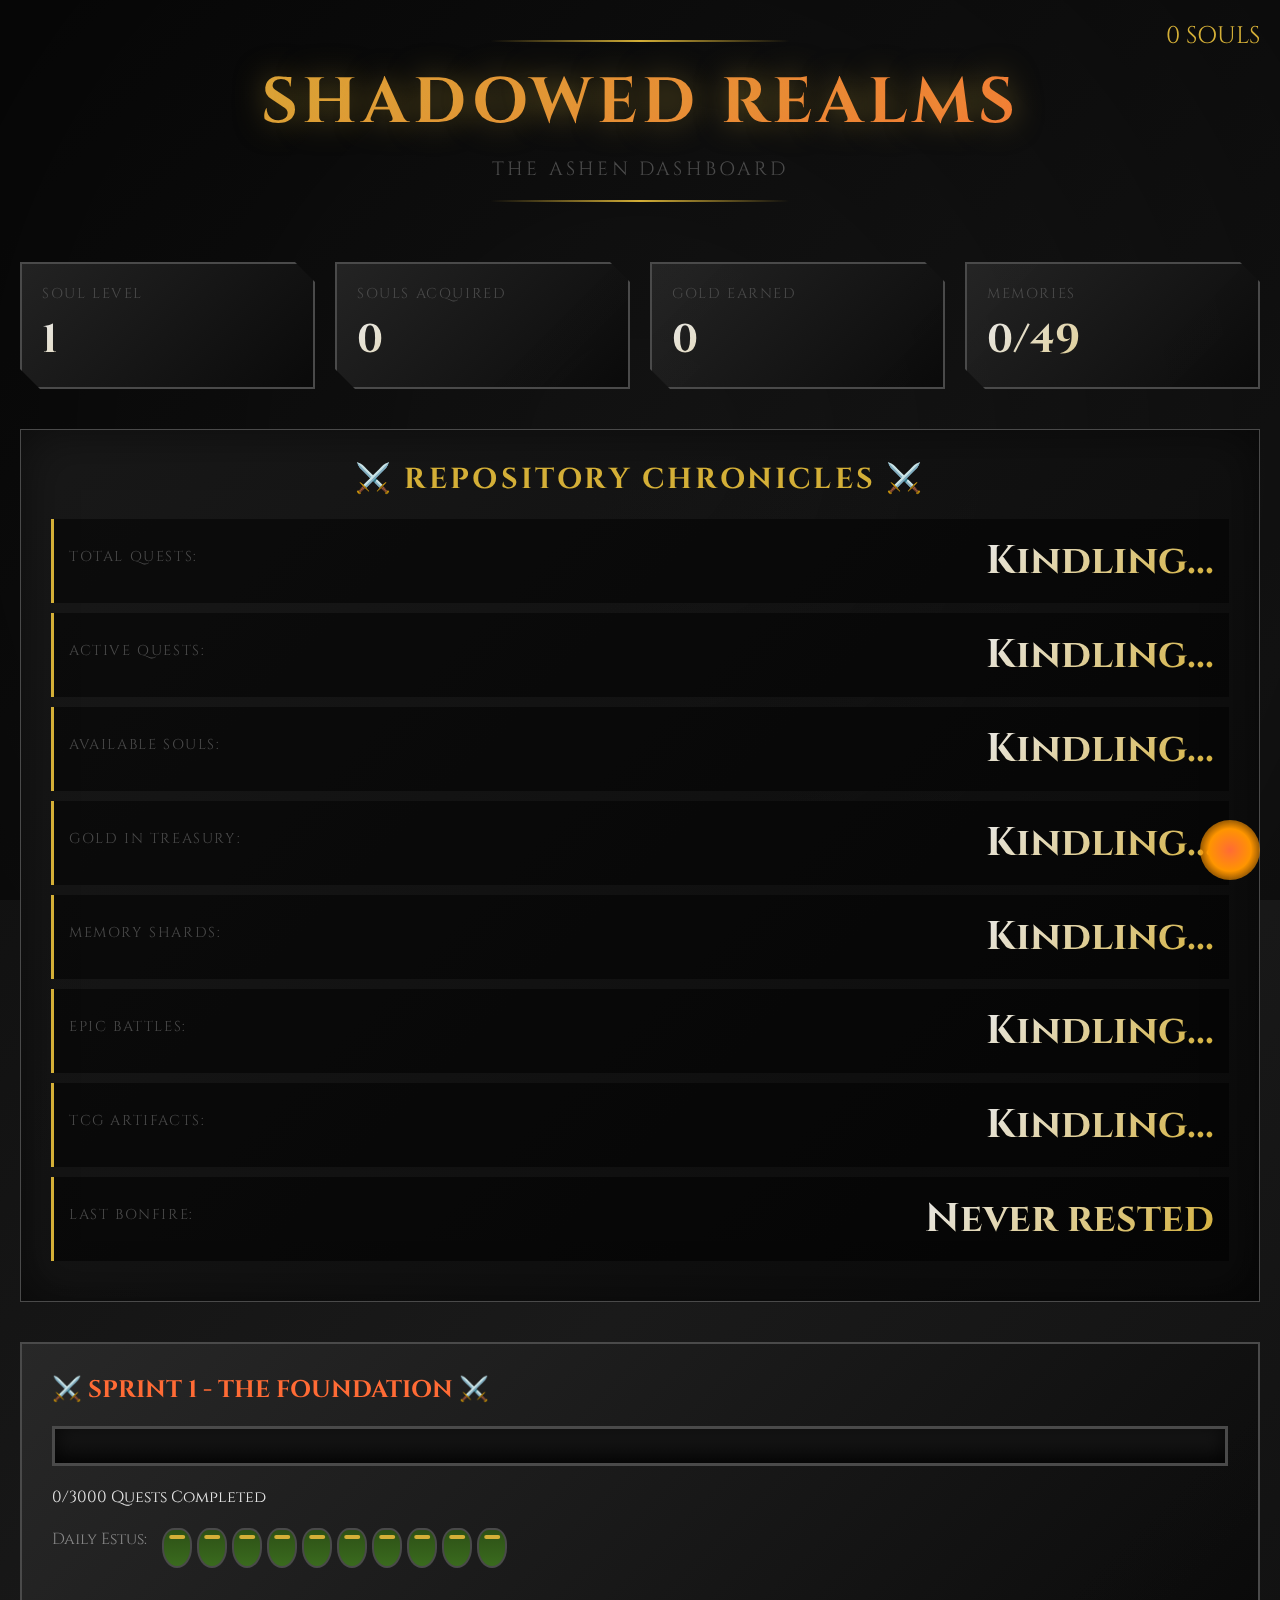
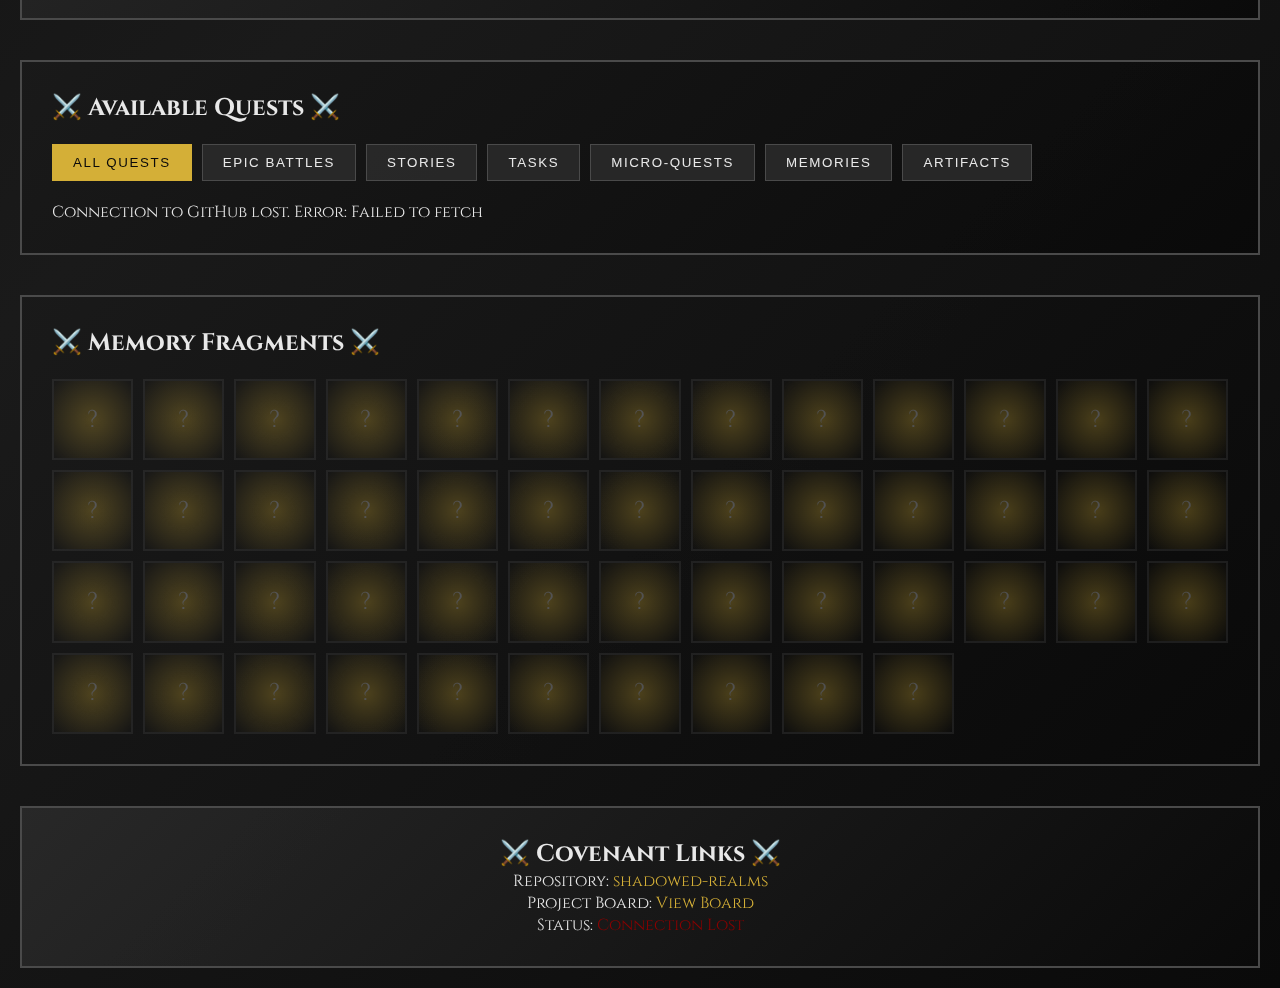
<file: docs/index.html>
<!DOCTYPE html>
<html lang="en">
<head>
    <meta charset="UTF-8">
    <meta name="viewport" content="width=device-width, initial-scale=1.0">
    <title>Shadowed Realms - Development Dashboard</title>
    <link href="https://fonts.googleapis.com/css2?family=Cinzel:wght@400;600;700&display=swap" rel="stylesheet">
    <link rel="stylesheet" href="css/fromsoft-theme.css">
    <style>
        /* Bonfire animation */
        .bonfire {
            position: fixed;
            bottom: 20px;
            right: 20px;
            width: 60px;
            height: 60px;
            background: radial-gradient(circle, #ff6b35, #ff9500, transparent);
            border-radius: 50%;
            animation: flicker 1.5s infinite;
            cursor: pointer;
            z-index: 1000;
        }
        
        @keyframes flicker {
            0%, 100% { opacity: 0.8; transform: scale(1); }
            50% { opacity: 1; transform: scale(1.1); }
        }
        
        /* Loading souls animation */
        .soul-counter {
            position: fixed;
            top: 20px;
            right: 20px;
            font-size: 1.5rem;
            color: #d4af37;
            animation: float 3s ease-in-out infinite;
            z-index: 1000;
        }
        
        @keyframes float {
            0%, 100% { transform: translateY(0); }
            50% { transform: translateY(-10px); }
        }
        
        /* Boss health bar style for sprint progress */
        .boss-bar {
            position: relative;
            height: 40px;
            background: linear-gradient(180deg, #1a1a1a, #0a0a0a);
            border: 3px solid #4a4a4a;
            margin: 20px 0;
            box-shadow: inset 0 0 20px rgba(0,0,0,0.8);
        }
        
        .boss-bar-fill {
            height: 100%;
            background: linear-gradient(90deg, #8b0000, #ff6b35, #d4af37);
            transition: width 1s cubic-bezier(0.4, 0, 0.2, 1);
            position: relative;
            overflow: hidden;
        }
        
        .boss-bar-fill::after {
            content: '';
            position: absolute;
            top: 0;
            left: -200%;
            width: 200%;
            height: 100%;
            background: linear-gradient(90deg, transparent, rgba(255,255,255,0.4), transparent);
            animation: sweep 3s infinite;
        }
        
        @keyframes sweep {
            0% { left: -200%; }
            100% { left: 200%; }
        }
        
        /* Estus flask counter */
        .estus-counter {
            display: flex;
            gap: 5px;
            margin: 20px 0;
        }
        
        .estus-flask {
            width: 30px;
            height: 40px;
            background: linear-gradient(180deg, #2d5016, #3a6b1e);
            border: 2px solid #4a4a4a;
            border-radius: 40% 40% 50% 50%;
            position: relative;
            transition: all 0.3s ease;
        }
        
        .estus-flask.used {
            opacity: 0.3;
            background: #2a2a2a;
        }
        
        .estus-flask::before {
            content: '';
            position: absolute;
            top: 5px;
            left: 50%;
            transform: translateX(-50%);
            width: 60%;
            height: 4px;
            background: #d4af37;
            border-radius: 2px;
        }
    </style>
</head>
<body>
    <!-- Bonfire checkpoint -->
    <div class="bonfire" title="Rest at bonfire"></div>
    
    <!-- Soul counter -->
    <div class="soul-counter">
        <span id="total-souls">0</span> SOULS
    </div>
    
    <div class="dashboard-container">
        <header class="dashboard-header">
            <h1 class="game-title">SHADOWED REALMS</h1>
            <p class="subtitle">The Ashen Dashboard</p>
        </header>

        <!-- Player Stats -->
        <div class="stats-container">
            <div class="stat-card">
                <div class="stat-label">SOUL LEVEL</div>
                <div class="stat-value" id="user-level">1</div>
            </div>
            <div class="stat-card">
                <div class="stat-label">SOULS ACQUIRED</div>
                <div class="stat-value" id="user-xp">0</div>
            </div>
            <div class="stat-card">
                <div class="stat-label">GOLD EARNED</div>
                <div class="stat-value" id="user-coins">0</div>
            </div>
            <div class="stat-card">
                <div class="stat-label">MEMORIES</div>
                <div class="stat-value" id="memory-count">0/49</div>
            </div>
        </div>

        <!-- Repository Stats -->
        <div id="real-stats">
            <h2>⚔️ Repository Chronicles ⚔️</h2>
            <div class="stat-row">
                <span class="stat-label">Total Quests:</span>
                <span class="stat-value" id="total-issues">Kindling...</span>
            </div>
            <div class="stat-row">
                <span class="stat-label">Active Quests:</span>
                <span class="stat-value" id="open-issues">Kindling...</span>
            </div>
            <div class="stat-row">
                <span class="stat-label">Available Souls:</span>
                <span class="stat-value" id="total-xp-available">Kindling...</span>
            </div>
            <div class="stat-row">
                <span class="stat-label">Gold in Treasury:</span>
                <span class="stat-value" id="total-coins-available">Kindling...</span>
            </div>
            <div class="stat-row">
                <span class="stat-label">Memory Shards:</span>
                <span class="stat-value" id="memory-fragments">Kindling...</span>
            </div>
            <div class="stat-row">
                <span class="stat-label">Epic Battles:</span>
                <span class="stat-value" id="epic-count">Kindling...</span>
            </div>
            <div class="stat-row">
                <span class="stat-label">TCG Artifacts:</span>
                <span class="stat-value" id="tcg-count">Kindling...</span>
            </div>
            <div class="stat-row">
                <span class="stat-label">Last Bonfire:</span>
                <span class="stat-value" id="last-updated">Never rested</span>
            </div>
        </div>

        <!-- Sprint Progress - Boss Bar Style -->
        <div class="sprint-container">
            <h2>⚔️ Sprint 1 - The Foundation ⚔️</h2>
            <div class="boss-bar">
                <div class="boss-bar-fill" id="sprint-progress" style="width: 0%"></div>
            </div>
            <div class="sprint-stats">
                <span id="tasks-complete">0</span>/<span id="tasks-total">3000</span> Quests Completed
            </div>
            
            <!-- Estus Flask Counter (represents daily tasks) -->
            <div class="estus-counter" id="estus-counter">
                <!-- Will be populated by JavaScript -->
            </div>
        </div>

        <!-- Task List -->
        <div class="task-container">
            <h2>⚔️ Available Quests ⚔️</h2>
            <div class="filter-buttons">
                <button class="filter-btn active" data-filter="all">ALL QUESTS</button>
                <button class="filter-btn" data-filter="epic">EPIC BATTLES</button>
                <button class="filter-btn" data-filter="user-story">STORIES</button>
                <button class="filter-btn" data-filter="task">TASKS</button>
                <button class="filter-btn" data-filter="issue">MICRO-QUESTS</button>
                <button class="filter-btn" data-filter="memory-fragment">MEMORIES</button>
                <button class="filter-btn" data-filter="tcg">ARTIFACTS</button>
            </div>
            <div id="task-list" class="task-list">
                <div class="loading">Kindling the First Flame...</div>
            </div>
        </div>

        <!-- Memory Fragments -->
        <div class="memory-container">
            <h2>⚔️ Memory Fragments ⚔️</h2>
            <div id="memory-grid" class="memory-grid">
                <!-- Will be populated with 49 memory slots -->
            </div>
        </div>

        <!-- GitHub Connection -->
        <div class="github-section">
            <h2>⚔️ Covenant Links ⚔️</h2>
            <div class="github-stats">
                <p>Repository: <a href="https://github.com/michael-placeholder/shadowed-realms" target="_blank">shadowed-realms</a></p>
                <p>Project Board: <a href="https://github.com/orgs/michael-placeholder/projects/1" target="_blank">View Board</a></p>
                <p>Status: <span id="github-status" class="status-online">Bonfire Lit</span></p>
            </div>
        </div>
    </div>

    <script>
        // Initialize memory grid
        function initMemoryGrid() {
            const grid = document.getElementById('memory-grid');
            for (let i = 1; i <= 49; i++) {
                const fragment = document.createElement('div');
                fragment.className = 'memory-fragment';
                fragment.id = `memory-${i}`;
                fragment.textContent = '?';
                fragment.title = `Memory Fragment ${i} - Locked`;
                grid.appendChild(fragment);
            }
        }
        
        // Initialize Estus flasks (daily task tracker)
        function initEstusFlasks() {
            const container = document.getElementById('estus-counter');
            container.innerHTML = '<p style="color: #888; margin-right: 10px;">Daily Estus:</p>';
            for (let i = 0; i < 10; i++) {
                const flask = document.createElement('div');
                flask.className = 'estus-flask';
                flask.title = `Estus Flask ${i + 1}`;
                container.appendChild(flask);
            }
        }
        
        // Fetch real GitHub issues
        async function fetchRealIssues() {
            const repo = 'michael-placeholder/shadowed-realms';
            const container = document.getElementById('task-list');
            
            try {
                // Fetch issues with pagination support
                let allIssues = [];
                let page = 1;
                let hasMore = true;
                
                while (hasMore && page <= 3) { // Limit to 3 pages to avoid rate limits
                    const response = await fetch(`https://api.github.com/repos/${repo}/issues?state=all&per_page=100&page=${page}`);
                    
                    if (!response.ok) {
                        throw new Error(`HTTP ${response.status}`);
                    }
                    
                    const issues = await response.json();
                    allIssues = [...allIssues, ...issues];
                    hasMore = issues.length === 100;
                    page++;
                }
                
                // Update stats
                document.getElementById('total-issues').textContent = allIssues.length;
                document.getElementById('open-issues').textContent = allIssues.filter(i => i.state === 'open').length;
                
                // Calculate totals
                let totalXP = 0;
                let totalCoins = 0;
                let epicCount = 0;
                let memoryCount = 0;
                let tcgCount = 0;
                
                allIssues.forEach(issue => {
                    issue.labels.forEach(label => {
                        if (label.name.startsWith('xp-')) {
                            totalXP += parseInt(label.name.replace('xp-', ''));
                        }
                        if (label.name.startsWith('coins-')) {
                            totalCoins += parseInt(label.name.replace('coins-', ''));
                        }
                        if (label.name === 'epic') epicCount++;
                        if (label.name === 'memory-fragment') memoryCount++;
                        if (label.name === 'tcg') tcgCount++;
                    });
                });
                
                // Update soul counter
                document.getElementById('total-souls').textContent = totalXP.toLocaleString();
                document.getElementById('total-xp-available').textContent = totalXP.toLocaleString();
                document.getElementById('total-coins-available').textContent = totalCoins.toLocaleString();
                document.getElementById('epic-count').textContent = epicCount;
                document.getElementById('memory-fragments').textContent = `${memoryCount}/49`;
                document.getElementById('tcg-count').textContent = tcgCount;
                document.getElementById('last-updated').textContent = new Date().toLocaleTimeString();
                
                // Unlock memory fragments
                for (let i = 1; i <= memoryCount && i <= 49; i++) {
                    const fragment = document.getElementById(`memory-${i}`);
                    if (fragment) {
                        fragment.classList.add('unlocked');
                        fragment.textContent = '✦';
                        fragment.title = `Memory Fragment ${i} - Unlocked`;
                    }
                }
                
                // Display issues
                if (allIssues.length > 0) {
                    container.innerHTML = '';
                    
                    // Sort issues: epics first, then by XP value
                    allIssues.sort((a, b) => {
                        const aIsEpic = a.labels.some(l => l.name === 'epic');
                        const bIsEpic = b.labels.some(l => l.name === 'epic');
                        if (aIsEpic && !bIsEpic) return -1;
                        if (!aIsEpic && bIsEpic) return 1;
                        
                        const aXP = a.labels.find(l => l.name.startsWith('xp-'));
                        const bXP = b.labels.find(l => l.name.startsWith('xp-'));
                        const aValue = aXP ? parseInt(aXP.name.replace('xp-', '')) : 0;
                        const bValue = bXP ? parseInt(bXP.name.replace('xp-', '')) : 0;
                        return bValue - aValue;
                    });
                    
                    allIssues.slice(0, 100).forEach(issue => {
                        const card = createIssueCard(issue);
                        container.appendChild(card);
                    });
                    
                    if (allIssues.length > 100) {
                        container.innerHTML += `<p style="text-align: center; color: #888; margin-top: 20px;">Showing 100 of ${allIssues.length} quests</p>`;
                    }
                } else {
                    container.innerHTML = '<p>No quests found. The fire fades...</p>';
                }
                
                // Update sprint progress
                const closedCount = allIssues.filter(i => i.state === 'closed').length;
                document.getElementById('tasks-complete').textContent = closedCount;
                document.getElementById('tasks-total').textContent = '3000';
                const progress = (closedCount / 3000 * 100);
                document.getElementById('sprint-progress').style.width = progress + '%';
                
                // Update Estus flasks based on daily progress
                const dailyGoal = 10;
                const todaysClosed = Math.min(closedCount, dailyGoal);
                const flasks = document.querySelectorAll('.estus-flask');
                flasks.forEach((flask, i) => {
                    if (i >= todaysClosed) {
                        flask.classList.add('used');
                    }
                });
                
            } catch (error) {
                console.error('Error fetching issues:', error);
                container.innerHTML = `<div class="error">Connection to GitHub lost. Error: ${error.message}</div>`;
                document.getElementById('github-status').textContent = 'Connection Lost';
                document.getElementById('github-status').className = 'status-error';
            }
        }
        
        function createIssueCard(issue) {
            const card = document.createElement('div');
            card.className = 'task-card';
            
            // Extract labels for filtering
            const labelNames = issue.labels.map(l => l.name).join(' ');
            card.dataset.labels = labelNames;
            
            // Determine if it's an epic, memory, or regular task
            const isEpic = issue.labels.some(l => l.name === 'epic');
            const isMemory = issue.labels.some(l => l.name === 'memory-fragment');
            const isTCG = issue.labels.some(l => l.name === 'tcg');
            
            if (isEpic) {
                card.style.borderColor = '#d4af37';
                card.style.background = 'linear-gradient(135deg, rgba(212,175,55,0.1), rgba(26,26,26,0.9))';
            } else if (isMemory) {
                card.style.borderColor = '#ff6b35';
            } else if (isTCG) {
                card.style.borderColor = '#9b59b6';
            }
            
            let xp = 0;
            let coins = 0;
            issue.labels.forEach(label => {
                if (label.name.startsWith('xp-')) {
                    xp = parseInt(label.name.replace('xp-', ''));
                }
                if (label.name.startsWith('coins-')) {
                    coins = parseInt(label.name.replace('coins-', ''));
                }
            });
            
            card.innerHTML = `
                <div class="task-header">
                    <span class="task-number">#${issue.number}</span>
                    <span class="task-state ${issue.state}">${issue.state === 'open' ? 'ACTIVE' : 'COMPLETE'}</span>
                </div>
                <h4 class="task-title">${issue.title}</h4>
                <div class="task-rewards">
                    ${xp > 0 ? `<span class="xp-reward">⚡ ${xp} SOULS</span>` : ''}
                    ${coins > 0 ? `<span class="coin-reward">💰 ${coins} GOLD</span>` : ''}
                </div>
                <div class="task-labels">
                    ${issue.labels.map(l => `<span class="label" style="background-color: #${l.color}">${l.name}</span>`).join('')}
                </div>
                <div class="task-actions">
                    <a href="${issue.html_url}" target="_blank" class="btn-view">EMBARK</a>
                </div>
            `;
            
            return card;
        }
        
        // Filter functionality
        document.querySelectorAll('.filter-btn').forEach(btn => {
            btn.addEventListener('click', () => {
                document.querySelectorAll('.filter-btn').forEach(b => b.classList.remove('active'));
                btn.classList.add('active');
                
                const filter = btn.dataset.filter;
                const cards = document.querySelectorAll('.task-card');
                
                cards.forEach(card => {
                    if (filter === 'all' || card.dataset.labels.includes(filter)) {
                        card.style.display = 'block';
                    } else {
                        card.style.display = 'none';
                    }
                });
            });
        });
        
        // Bonfire save point
        document.querySelector('.bonfire').addEventListener('click', () => {
            localStorage.setItem('lastCheckpoint', new Date().toISOString());
            document.querySelector('.bonfire').style.animation = 'flicker 0.5s 3';
            setTimeout(() => {
                document.querySelector('.bonfire').style.animation = 'flicker 1.5s infinite';
            }, 1500);
            fetchRealIssues(); // Refresh data
        });
        
        // Initialize
        initMemoryGrid();
        initEstusFlasks();
        fetchRealIssues();
        
        // Auto-refresh every 2 minutes
        setInterval(fetchRealIssues, 120000);
    </script>
</body>
</html>
</file>
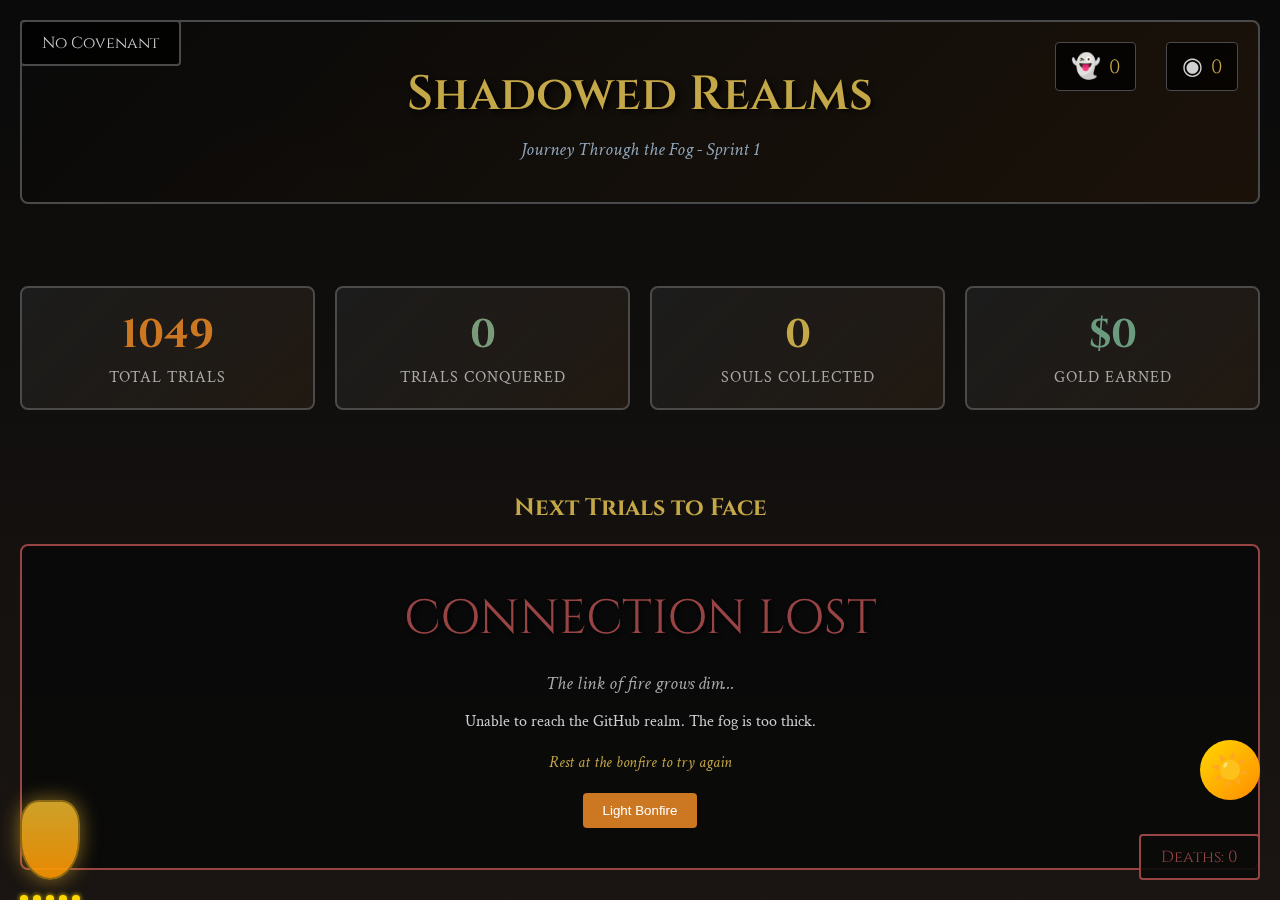
<file: docs/shadowed-realms-enhanced.html>
<!DOCTYPE html>
<html lang="en">
<head>
    <meta charset="UTF-8">
    <meta name="viewport" content="width=device-width, initial-scale=1.0">
    <title>Shadowed Realms - Journey Through the Fog</title>
    <style>
        @import url('https://fonts.googleapis.com/css2?family=Cinzel:wght@400;600&family=Crimson+Text:ital@0;1&display=swap');
        
        * {
            margin: 0;
            padding: 0;
            box-sizing: border-box;
        }
        
        :root {
            --dark-souls-black: #0a0a0a;
            --ember-orange: #cc7722;
            --soul-blue: #6b8cae;
            --estus-green: #7a9b7a;
            --blood-red: #994444;
            --fog-gray: #4a4a4a;
            --abstract-purple: #8b7399;
            --garden-gold: #c4a747;
            --revenue-green: #6b9b7e;
            --milestone-pink: #a67385;
        }

        /* Screen reader only content */
        .sr-only {
            position: absolute;
            width: 1px;
            height: 1px;
            padding: 0;
            margin: -1px;
            overflow: hidden;
            clip: rect(0,0,0,0);
            white-space: nowrap;
            border: 0;
        }

        /* WCAG Accessibility - Focus Indicators */
        *:focus-visible {
            outline: 3px solid var(--garden-gold);
            outline-offset: 2px;
        }
        
        /* Skip to main content link */
        .skip-to-main {
            position: absolute;
            left: -9999px;
            z-index: 999;
            background: var(--fog-gray);
            color: var(--garden-gold);
            padding: 8px;
            text-decoration: none;
        }
        
        .skip-to-main:focus {
            left: 50%;
            transform: translateX(-50%);
            top: 10px;
        }

        body {
            font-family: 'Crimson Text', serif;
            background: linear-gradient(180deg, #0a0a0a 0%, #1a1512 100%);
            color: #d0d0d0;
            min-height: 100vh;
            overflow-x: hidden;
            position: relative;
        }

        /* Animated Bonfire Background */
        .bonfire-container {
            position: fixed;
            top: 50%;
            left: 50%;
            transform: translate(-50%, -50%);
            z-index: 0;
            opacity: 0.15;
            pointer-events: none;
            width: 200px;
            height: 300px;
        }

        .bonfire-particles {
            position: absolute;
            width: 100%;
            height: 100%;
        }

        .ember {
            position: absolute;
            width: 3px;
            height: 3px;
            background: #ff6b35;
            border-radius: 50%;
            filter: blur(1px);
            animation: emberFloat 4s infinite ease-out;
            bottom: 0;
        }

        @keyframes emberFloat {
            0% {
                transform: translateY(0) translateX(0);
                opacity: 0;
            }
            10% {
                opacity: 1;
            }
            90% {
                opacity: 1;
            }
            100% {
                transform: translateY(-300px) translateX(var(--drift));
                opacity: 0;
            }
        }

        /* Create 20 embers with random properties */
        .ember:nth-child(1) { --drift: 20px; animation-delay: 0s; left: 45%; }
        .ember:nth-child(2) { --drift: -15px; animation-delay: 0.5s; left: 50%; }
        .ember:nth-child(3) { --drift: 25px; animation-delay: 1s; left: 55%; }
        .ember:nth-child(4) { --drift: -20px; animation-delay: 1.5s; left: 48%; }
        .ember:nth-child(5) { --drift: 30px; animation-delay: 2s; left: 52%; }
        .ember:nth-child(6) { --drift: -25px; animation-delay: 0.3s; left: 47%; }
        .ember:nth-child(7) { --drift: 15px; animation-delay: 0.7s; left: 53%; }
        .ember:nth-child(8) { --drift: -30px; animation-delay: 1.3s; left: 46%; }
        .ember:nth-child(9) { --drift: 22px; animation-delay: 1.7s; left: 54%; }
        .ember:nth-child(10) { --drift: -18px; animation-delay: 2.3s; left: 49%; }

        /* Main Dashboard Container */
        .dashboard {
            max-width: 1400px;
            margin: 0 auto;
            padding: 20px;
            position: relative;
            z-index: 1;
        }

        /* Header with Souls Counter */
        .header {
            text-align: center;
            padding: 40px 20px;
            background: linear-gradient(135deg, rgba(10,10,10,0.95), rgba(30,20,10,0.85));
            border-radius: 8px;
            margin-bottom: 30px;
            position: relative;
            border: 2px solid var(--fog-gray);
        }

        .title {
            font-family: 'Cinzel', serif;
            font-size: 3rem;
            font-weight: 600;
            color: var(--garden-gold);
            text-shadow: 3px 3px 6px rgba(0,0,0,0.8);
            margin-bottom: 10px;
        }

        .subtitle {
            font-size: 1.2rem;
            color: #8fa4b8;
            font-style: italic;
        }

        /* Souls Counter System */
        .souls-counter {
            position: absolute;
            top: 20px;
            right: 20px;
            display: flex;
            gap: 30px;
            align-items: center;
        }

        .souls-held, .humanity-counter {
            display: flex;
            align-items: center;
            gap: 8px;
            background: rgba(0,0,0,0.7);
            padding: 8px 15px;
            border-radius: 4px;
            border: 1px solid var(--fog-gray);
        }

        .souls-icon, .humanity-icon {
            font-size: 1.5rem;
        }

        .souls-value, .humanity-value {
            font-family: 'Cinzel', serif;
            font-size: 1.2rem;
            color: var(--garden-gold);
        }

        /* Death Counter */
        .death-counter {
            position: fixed;
            bottom: 20px;
            right: 20px;
            background: rgba(10,10,10,0.9);
            border: 2px solid var(--blood-red);
            padding: 10px 20px;
            border-radius: 4px;
            font-family: 'Cinzel', serif;
            color: var(--blood-red);
            z-index: 100;
        }

        /* Boss Health Bar */
        .boss-health-bar {
            position: fixed;
            top: 100px;
            left: 50%;
            transform: translateX(-50%);
            width: 60%;
            opacity: 0;
            transition: opacity 0.5s;
            z-index: 1000;
        }

        .boss-health-bar.active {
            opacity: 1;
        }

        .boss-name {
            text-align: center;
            font-family: 'Cinzel', serif;
            font-size: 1.8rem;
            color: #ffd700;
            text-shadow: 2px 2px 4px rgba(0,0,0,0.8);
            margin-bottom: 10px;
        }

        .boss-health-container {
            background: rgba(0,0,0,0.8);
            border: 2px solid #8b6914;
            height: 30px;
            position: relative;
            overflow: hidden;
        }

        .boss-health-fill {
            height: 100%;
            background: linear-gradient(90deg, #8b0000, #ff0000);
            transition: width 0.5s ease;
            box-shadow: inset 0 0 10px rgba(0,0,0,0.5);
        }

        /* Estus Flask */
        .estus-flask {
            position: fixed;
            bottom: 20px;
            left: 20px;
            width: 60px;
            height: 80px;
            background: linear-gradient(180deg, 
                rgba(255,200,50,0.8) 0%,
                rgba(255,150,0,0.9) 100%);
            border-radius: 30% 30% 50% 50%;
            border: 2px solid #8b6914;
            box-shadow: 0 0 20px rgba(255,200,50,0.5);
            cursor: pointer;
            transition: transform 0.3s;
            z-index: 100;
        }

        .estus-flask:hover {
            transform: scale(1.1);
        }

        .estus-charges {
            position: absolute;
            bottom: -25px;
            left: 50%;
            transform: translateX(-50%);
            display: flex;
            gap: 5px;
        }

        .estus-charge {
            width: 8px;
            height: 8px;
            border-radius: 50%;
            background: #4a4a4a;
            transition: all 0.3s;
        }

        .estus-charge.active {
            background: #ffd700;
            box-shadow: 0 0 5px #ffd700;
        }

        /* Fog Gate Transitions */
        .section-transition {
            position: relative;
            height: 2px;
            margin: 40px 0;
            overflow: hidden;
        }

        .section-transition::before {
            content: '';
            position: absolute;
            top: 0;
            left: -100%;
            width: 100%;
            height: 100%;
            background: linear-gradient(90deg, 
                transparent 0%, 
                rgba(255,255,255,0.1) 45%,
                rgba(255,255,255,0.3) 50%,
                rgba(255,255,255,0.1) 55%,
                transparent 100%);
            animation: fogGateShimmer 3s infinite;
        }

        @keyframes fogGateShimmer {
            0% { left: -100%; }
            100% { left: 100%; }
        }

        /* Stats Grid */
        .stats-grid {
            display: grid;
            grid-template-columns: repeat(auto-fit, minmax(200px, 1fr));
            gap: 20px;
            margin-bottom: 30px;
        }

        .stat-card {
            background: linear-gradient(135deg, rgba(30,30,30,0.9), rgba(40,30,20,0.7));
            border: 2px solid var(--fog-gray);
            border-radius: 8px;
            padding: 20px;
            text-align: center;
            transition: all 0.3s ease;
            position: relative;
            overflow: hidden;
        }

        .stat-card::before {
            content: '';
            position: absolute;
            top: 0;
            left: -100%;
            width: 100%;
            height: 100%;
            background: linear-gradient(90deg, 
                transparent, 
                rgba(255,215,0,0.1), 
                transparent);
            transition: left 0.5s;
        }

        .stat-card:hover::before {
            left: 100%;
        }

        .stat-value {
            font-size: 2.5rem;
            font-weight: bold;
            font-family: 'Cinzel', serif;
            margin-bottom: 5px;
        }

        .stat-label {
            font-size: 1rem;
            text-transform: uppercase;
            letter-spacing: 1px;
            color: #a8a8a8;
        }

        /* Enhanced Task Items */
        .task-item {
            background: linear-gradient(135deg, 
                rgba(10,10,10,0.9),
                rgba(30,20,10,0.7));
            border-left: 4px solid var(--ember-orange);
            padding: 20px;
            margin-bottom: 15px;
            border-radius: 4px;
            position: relative;
            transition: all 0.3s ease;
            cursor: pointer;
            overflow: hidden;
        }

        .task-item::before {
            content: '';
            position: absolute;
            top: 0;
            left: -100%;
            width: 100%;
            height: 100%;
            background: linear-gradient(90deg, 
                transparent, 
                rgba(255,215,0,0.1), 
                transparent);
            transition: left 0.5s;
        }

        .task-item:hover::before {
            left: 100%;
        }

        .task-item:hover {
            transform: translateX(5px);
            border-left-color: var(--garden-gold);
        }

        /* Souls-style Notifications */
        .souls-notification {
            position: fixed;
            bottom: 100px;
            left: 50%;
            transform: translateX(-50%);
            background: rgba(0,0,0,0.9);
            border: 2px solid var(--garden-gold);
            padding: 20px 40px;
            font-family: 'Cinzel', serif;
            font-size: 1.5rem;
            color: var(--garden-gold);
            text-align: center;
            opacity: 0;
            animation: notificationFade 3s ease-out;
            z-index: 2000;
            pointer-events: none;
        }

        @keyframes notificationFade {
            0% { opacity: 0; transform: translateX(-50%) translateY(20px); }
            20% { opacity: 1; transform: translateX(-50%) translateY(0); }
            80% { opacity: 1; transform: translateX(-50%) translateY(0); }
            100% { opacity: 0; transform: translateX(-50%) translateY(-20px); }
        }

        /* Loading States */
        .souls-loading {
            position: fixed;
            top: 50%;
            left: 50%;
            transform: translate(-50%, -50%);
            text-align: center;
            z-index: 3000;
        }

        .loading-bonfire {
            font-size: 3rem;
            animation: pulse 1.5s infinite;
        }

        @keyframes pulse {
            0%, 100% { opacity: 0.5; transform: scale(1); }
            50% { opacity: 1; transform: scale(1.2); }
        }

        .loading-text {
            margin-top: 20px;
            font-family: 'Cinzel', serif;
            font-size: 1.2rem;
            color: var(--garden-gold);
        }

        /* Covenant System */
        .covenant-selector {
            position: fixed;
            top: 20px;
            left: 20px;
            z-index: 100;
        }

        .covenant-badge {
            display: inline-block;
            padding: 10px 20px;
            background: rgba(0,0,0,0.8);
            border: 2px solid var(--fog-gray);
            border-radius: 4px;
            font-family: 'Cinzel', serif;
            cursor: pointer;
            transition: all 0.3s;
        }

        .covenant-badge:hover {
            border-color: var(--garden-gold);
        }

        /* Error States */
        .error.souls-error {
            background: rgba(10,10,10,0.95);
            border: 2px solid var(--blood-red);
            padding: 40px;
            text-align: center;
            border-radius: 8px;
        }

        .death-message {
            font-family: 'Cinzel', serif;
            font-size: 3rem;
            color: var(--blood-red);
            text-shadow: 2px 2px 4px rgba(0,0,0,0.8);
            margin-bottom: 20px;
        }

        .error-subtitle {
            font-size: 1.2rem;
            color: #a8a8a8;
            font-style: italic;
            margin-bottom: 15px;
        }

        .retry-hint {
            margin-top: 20px;
            color: var(--garden-gold);
            font-style: italic;
        }

        /* Lore Modal */
        .lore-modal {
            position: fixed;
            top: 0;
            left: 0;
            right: 0;
            bottom: 0;
            background: rgba(0,0,0,0.9);
            display: flex;
            align-items: center;
            justify-content: center;
            z-index: 5000;
            opacity: 0;
            animation: fadeIn 0.5s forwards;
        }

        @keyframes fadeIn {
            to { opacity: 1; }
        }

        .lore-content {
            background: linear-gradient(135deg, rgba(20,20,20,0.95), rgba(40,30,20,0.9));
            border: 3px solid var(--garden-gold);
            padding: 40px;
            max-width: 600px;
            border-radius: 8px;
            text-align: center;
        }

        .lore-title {
            font-family: 'Cinzel', serif;
            font-size: 2rem;
            color: var(--garden-gold);
            margin-bottom: 20px;
        }

        .lore-text {
            font-size: 1.1rem;
            line-height: 1.6;
            color: #d0d0d0;
            margin-bottom: 20px;
        }

        .lore-unlock {
            color: var(--soul-blue);
            font-style: italic;
            margin-bottom: 20px;
        }

        .lore-close {
            background: none;
            border: 2px solid var(--garden-gold);
            color: var(--garden-gold);
            padding: 10px 30px;
            font-family: 'Cinzel', serif;
            cursor: pointer;
            transition: all 0.3s;
        }

        .lore-close:hover {
            background: var(--garden-gold);
            color: var(--dark-souls-black);
        }

        /* Praise the Sun Button */
        .praise-sun-btn {
            position: fixed;
            bottom: 100px;
            right: 20px;
            background: linear-gradient(135deg, #ffd700, #ff8c00);
            border: none;
            width: 60px;
            height: 60px;
            border-radius: 50%;
            cursor: pointer;
            font-size: 2rem;
            display: flex;
            align-items: center;
            justify-content: center;
            transition: all 0.3s;
            z-index: 100;
        }

        .praise-sun-btn:hover {
            transform: scale(1.2) rotate(15deg);
            box-shadow: 0 0 30px rgba(255,215,0,0.7);
        }

        /* Responsive Design */
        @media (max-width: 768px) {
            .dashboard {
                padding: 10px;
            }
            
            .stats-grid {
                grid-template-columns: 1fr;
            }
            
            .title {
                font-size: 2rem;
            }
            
            .boss-health-bar {
                width: 90%;
            }
            
            .souls-counter {
                position: static;
                justify-content: center;
                margin-top: 20px;
            }
        }

        /* Reduced Motion Support */
        @media (prefers-reduced-motion: reduce) {
            * {
                animation-duration: 0.01ms !important;
                animation-iteration-count: 1 !important;
                transition-duration: 0.01ms !important;
            }
        }

        /* Print Styles */
        @media print {
            .bonfire-container,
            .estus-flask,
            .death-counter,
            .praise-sun-btn,
            .covenant-selector {
                display: none;
            }
            
            body {
                background: white;
                color: black;
            }
            
            .dashboard {
                max-width: 100%;
            }
        }
    </style>
</head>
<body>
    <a href="#main" class="skip-to-main">Skip to main content</a>
    
    <!-- Bonfire Particle Effects -->
    <div class="bonfire-container">
        <div class="bonfire-particles">
            <div class="ember"></div>
            <div class="ember"></div>
            <div class="ember"></div>
            <div class="ember"></div>
            <div class="ember"></div>
            <div class="ember"></div>
            <div class="ember"></div>
            <div class="ember"></div>
            <div class="ember"></div>
            <div class="ember"></div>
        </div>
    </div>

    <!-- Boss Health Bar (Hidden by default) -->
    <div class="boss-health-bar" id="boss-health-bar">
        <div class="boss-name" id="boss-name">EPIC-001: Ideation & Documentation</div>
        <div class="boss-health-container">
            <div class="boss-health-fill" id="boss-health-fill" style="width: 75%;"></div>
        </div>
    </div>

    <!-- Covenant Selector -->
    <div class="covenant-selector">
        <div class="covenant-badge" id="covenant-badge">
            <span id="covenant-name">No Covenant</span>
        </div>
    </div>

    <!-- Main Dashboard -->
    <main class="dashboard" id="main" role="main" aria-label="Project Dashboard">
        <header class="header">
            <h1 class="title">Shadowed Realms</h1>
            <p class="subtitle">Journey Through the Fog - Sprint 1</p>
            
            <!-- Souls Counter -->
            <div class="souls-counter">
                <div class="souls-held">
                    <span class="souls-icon">👻</span>
                    <span class="souls-value" id="souls-value">0</span>
                </div>
                <div class="humanity-counter">
                    <span class="humanity-icon">◉</span>
                    <span class="humanity-value" id="humanity-value">0</span>
                </div>
            </div>
        </header>

        <div class="section-transition"></div>

        <!-- Stats Grid -->
        <section class="stats-grid" role="region" aria-labelledby="stats-heading">
            <h2 id="stats-heading" class="sr-only">Project Statistics</h2>
            
            <div class="stat-card">
                <div class="stat-value" id="trials-total" style="color: var(--ember-orange);">1049</div>
                <div class="stat-label">Total Trials</div>
            </div>
            
            <div class="stat-card">
                <div class="stat-value" id="trials-conquered" style="color: var(--estus-green);">0</div>
                <div class="stat-label">Trials Conquered</div>
            </div>
            
            <div class="stat-card">
                <div class="stat-value" id="xp-total" style="color: var(--garden-gold);">0</div>
                <div class="stat-label">Souls Collected</div>
            </div>
            
            <div class="stat-card">
                <div class="stat-value" id="revenue-total" style="color: var(--revenue-green);">$0</div>
                <div class="stat-label">Gold Earned</div>
            </div>
        </section>

        <div class="section-transition"></div>

        <!-- Task List -->
        <section role="region" aria-labelledby="trials-heading">
            <h2 id="trials-heading" style="font-family: 'Cinzel', serif; text-align: center; color: var(--garden-gold); margin-bottom: 20px;">
                Next Trials to Face
            </h2>
            <div id="task-list" aria-live="polite">
                <div class="souls-loading">
                    <div class="loading-bonfire">🔥</div>
                    <div class="loading-text">Kindling the flame...</div>
                </div>
            </div>
        </section>
    </main>

    <!-- Estus Flask -->
    <div class="estus-flask" id="estus-flask" role="button" aria-label="Use Estus Flask">
        <div class="estus-charges">
            <div class="estus-charge active"></div>
            <div class="estus-charge active"></div>
            <div class="estus-charge active"></div>
            <div class="estus-charge active"></div>
            <div class="estus-charge active"></div>
        </div>
    </div>

    <!-- Death Counter -->
    <div class="death-counter">
        Deaths: <span id="death-count">0</span>
    </div>

    <!-- Praise the Sun Button -->
    <button class="praise-sun-btn" id="praise-sun" aria-label="Praise the Sun!">
        ☀️
    </button>

    <!-- Screen reader announcer -->
    <div role="status" aria-live="polite" aria-atomic="true" class="sr-only" id="announcer"></div>

    <script>
        // GitHub Configuration with PROPER Authentication
        const GITHUB_CONFIG = {
            owner: 'michael-placeholder',
            repo: 'shadowed-realms',
            // Token should be set via localStorage or environment variable
            token: localStorage.getItem('github_token') || '', // User must add token
            apiBase: 'https://api.github.com'
        };

        // State Management
        class DashboardState {
            constructor() {
                this.state = {
                    issues: [],
                    souls: 0,
                    humanity: 0,
                    deaths: parseInt(localStorage.getItem('deathCount') || 0),
                    covenant: localStorage.getItem('covenant') || 'none',
                    estusCharges: 5,
                    currentBoss: null
                };
                this.listeners = [];
            }
            
            setState(updates) {
                this.state = { ...this.state, ...updates };
                this.notify();
            }
            
            subscribe(listener) {
                this.listeners.push(listener);
                return () => {
                    this.listeners = this.listeners.filter(l => l !== listener);
                };
            }
            
            notify() {
                this.listeners.forEach(listener => listener(this.state));
            }
        }

        const dashboardState = new DashboardState();

        // Lore Fragments
        const LORE_FRAGMENTS = {
            1: {
                title: "The First Repository",
                text: "In the beginning, there was darkness. Then came the repository, and with it, disparity. Heat and cold, life and death, and of course... bugs and features.",
                unlockCondition: "Complete setup phase"
            },
            2: {
                title: "The Undead Curse",
                text: "Those who fail their sprints are branded with the darksign of technical debt. They wander eternally, refactoring code that can never be perfect.",
                unlockCondition: "First asset published"
            },
            3: {
                title: "Lords of Cinder",
                text: "Four great codebases linked the fire, but now their flames fade. The Python Lord, the JavaScript King, the Rust Knight, and the Go Sage.",
                unlockCondition: "Combat system complete"
            }
        };

        // Covenant System
        const COVENANTS = {
            sunbros: {
                name: "Warriors of Sunlight",
                role: "Frontend Development",
                color: "#ffd700",
                bonus: "+20% XP for UI tasks"
            },
            darkwraiths: {
                name: "Darkwraiths",
                role: "Backend Development",
                color: "#8b0000",
                bonus: "+20% XP for system tasks"
            },
            dragons: {
                name: "Path of the Dragon",
                role: "Game Design",
                color: "#4a3410",
                bonus: "+20% XP for design tasks"
            }
        };

        // Loading Messages
        const LOADING_MESSAGES = [
            "Kindling the flame...",
            "Traversing the fog...",
            "Restoring humanity...",
            "Linking the repositories...",
            "Summoning phantoms...",
            "Reading soapstone messages...",
            "Praising the sun..."
        ];

        // Fallback Data
        const FALLBACK_DATA = {
            totalIssues: 1049,
            estimatedClosed: 0,
            issueTemplates: [
                { 
                    number: 1,
                    title: "[ISSUE-0001] Bonfire System Core", 
                    state: "open",
                    html_url: "https://github.com/michael-placeholder/shadowed-realms/issues/1",
                    labels: [
                        { name: "xp-50", color: "ffd700" },
                        { name: "coins-25", color: "ff6b35" },
                        { name: "system", color: "0e8a16" }
                    ]
                },
                { 
                    number: 2,
                    title: "[ISSUE-0002] Estus Flask Mechanics", 
                    state: "open",
                    html_url: "https://github.com/michael-placeholder/shadowed-realms/issues/2",
                    labels: [
                        { name: "xp-40", color: "ffd700" },
                        { name: "coins-20", color: "ff6b35" },
                        { name: "mechanics", color: "d73a4a" }
                    ]
                }
            ]
        };

        // GitHub Data Handler with PROPER Authentication (fixes 403 errors)
        async function fetchGitHubData() {
            const taskList = document.getElementById('task-list');
            
            // Show loading message
            const randomMessage = LOADING_MESSAGES[Math.floor(Math.random() * LOADING_MESSAGES.length)];
            taskList.innerHTML = `
                <div class="souls-loading">
                    <div class="loading-bonfire">🔥</div>
                    <div class="loading-text">${randomMessage}</div>
                </div>
            `;

            try {
                // CRITICAL: These headers are REQUIRED by GitHub
                const headers = {
                    'Accept': 'application/vnd.github.v3+json',
                    'User-Agent': 'Shadowed-Realms-Dashboard', // THIS FIXES 403 ERRORS!
                    'Authorization': `Bearer ${GITHUB_CONFIG.token}` // 5000 req/hr instead of 60
                };

                console.log('Fetching with proper authentication...');

                // Fetch all issues with pagination
                const allIssues = [];
                let page = 1;
                let hasMore = true;

                while (hasMore && page <= 11) { // Max 11 pages for 1100 issues
                    const response = await fetch(
                        `${GITHUB_CONFIG.apiBase}/repos/${GITHUB_CONFIG.owner}/${GITHUB_CONFIG.repo}/issues?state=all&per_page=100&page=${page}`,
                        { headers }
                    );

                    // Check rate limit headers
                    const remaining = response.headers.get('x-ratelimit-remaining');
                    const limit = response.headers.get('x-ratelimit-limit');
                    
                    console.log(`Rate Limit: ${remaining}/${limit} remaining, Page ${page}`);

                    if (response.status === 403 || response.status === 429) {
                        const reset = response.headers.get('x-ratelimit-reset');
                        const resetDate = new Date(parseInt(reset) * 1000);
                        console.error(`Rate limited! Resets at: ${resetDate.toLocaleTimeString()}`);
                        throw new Error('Rate limited');
                    }

                    if (!response.ok) {
                        throw new Error(`HTTP error! status: ${response.status}`);
                    }

                    const issues = await response.json();
                    
                    if (issues.length === 0) {
                        break;
                    }
                    
                    allIssues.push(...issues);
                    hasMore = issues.length === 100;
                    page++;
                }
                
                if (allIssues.length > 0) {
                    console.log(`✅ Successfully fetched ${allIssues.length} REAL issues from GitHub`);
                    dashboardState.setState({ issues: allIssues });
                    processIssues(allIssues);
                    
                    // Cache the data
                    localStorage.setItem('github_issues_cache', JSON.stringify({
                        issues: allIssues,
                        timestamp: Date.now()
                    }));
                } else {
                    // Use fallback if no issues
                    useFallbackData();
                }

            } catch (error) {
                console.error('GitHub API error:', error.message);
                
                // Check localStorage cache
                const cached = localStorage.getItem('github_issues_cache');
                if (cached) {
                    try {
                        const data = JSON.parse(cached);
                        if (data.issues && data.issues.length > 0) {
                            const age = Date.now() - data.timestamp;
                            const ageMinutes = Math.floor(age / 60000);
                            console.log(`Using cached data (${data.issues.length} issues, ${ageMinutes} minutes old)`);
                            dashboardState.setState({ issues: data.issues });
                            processIssues(data.issues);
                            showNotification(`Using cached trials (${ageMinutes} min old)`);
                            return;
                        }
                    } catch (e) {
                        console.error('Cache parse error:', e);
                    }
                }
                
                // Use fallback data
                useFallbackData();
            }
        }

        function useFallbackData() {
            const taskList = document.getElementById('task-list');
            taskList.innerHTML = `
                <div class="error souls-error">
                    <div class="death-message">CONNECTION LOST</div>
                    <div class="error-subtitle">The link of fire grows dim...</div>
                    <p>Unable to reach the GitHub realm. The fog is too thick.</p>
                    <div class="retry-hint">Rest at the bonfire to try again</div>
                    <button onclick="fetchGitHubData()" style="margin-top: 20px; padding: 10px 20px; background: var(--ember-orange); border: none; color: white; cursor: pointer; border-radius: 4px;">
                        Light Bonfire
                    </button>
                </div>
            `;
            
            // Still show some stats from fallback
            document.getElementById('trials-total').textContent = FALLBACK_DATA.totalIssues;
        }

        function processIssues(issues) {
            // Cache the data
            localStorage.setItem('github_issues_cache', JSON.stringify({
                issues: issues,
                timestamp: Date.now()
            }));

            // Update stats
            const openIssues = issues.filter(i => i.state === 'open');
            const closedIssues = issues.filter(i => i.state === 'closed');
            
            document.getElementById('trials-total').textContent = issues.length;
            document.getElementById('trials-conquered').textContent = closedIssues.length;
            
            // Calculate souls and gold
            let totalSouls = 0;
            let totalGold = 0;
            
            issues.forEach(issue => {
                const xp = extractXPFromLabels(issue.labels);
                const coins = extractCoinsFromLabels(issue.labels);
                if (issue.state === 'closed') {
                    totalSouls += xp;
                    totalGold += coins * 10;
                }
            });
            
            document.getElementById('xp-total').textContent = totalSouls.toLocaleString();
            document.getElementById('revenue-total').textContent = `$${totalGold.toLocaleString()}`;
            document.getElementById('souls-value').textContent = totalSouls.toLocaleString();
            document.getElementById('humanity-value').textContent = Math.floor(totalSouls / 1000);
            
            dashboardState.setState({ 
                souls: totalSouls,
                humanity: Math.floor(totalSouls / 1000)
            });
            
            // Display issues
            displayTrials(openIssues.slice(0, 10));
        }

        function displayTrials(issues) {
            const taskList = document.getElementById('task-list');
            
            if (issues.length === 0) {
                taskList.innerHTML = '<div class="loading">No trials await... for now.</div>';
                return;
            }
            
            // Sort in ascending order
            issues.sort((a, b) => {
                const numA = parseInt(a.title.match(/\[ISSUE-(\d+)\]/)?.[1] || 9999);
                const numB = parseInt(b.title.match(/\[ISSUE-(\d+)\]/)?.[1] || 9999);
                return numA - numB;
            });
            
            taskList.innerHTML = issues.map(issue => {
                const issueNum = parseInt(issue.title.match(/\[ISSUE-(\d+)\]/)?.[1] || 0);
                const xp = extractXPFromLabels(issue.labels);
                const coins = extractCoinsFromLabels(issue.labels);
                const revenue = coins * 10;
                
                return `
                    <div class="task-item" tabindex="0" role="button" 
                         aria-label="Trial ${issueNum}: Click to face this challenge"
                         onclick="window.open('${issue.html_url}', '_blank')"
                         onkeypress="if(event.key === 'Enter') window.open('${issue.html_url}', '_blank')">
                        <div style="background: var(--blood-red); color: #f0f0f0; padding: 5px; margin: -20px -20px 10px -20px; font-size: 0.8rem; text-align: center;">
                            TRIAL #${issueNum}
                        </div>
                        <div style="font-size: 1.2rem; margin-bottom: 10px; color: var(--garden-gold);">
                            ${issue.title}
                        </div>
                        <div style="display: flex; gap: 10px; flex-wrap: wrap;">
                            <span style="background: var(--soul-blue); padding: 4px 8px; border-radius: 4px;">
                                +${xp} Souls
                            </span>
                            <span style="background: var(--ember-orange); padding: 4px 8px; border-radius: 4px;">
                                +${coins} Humanity
                            </span>
                            <span style="background: var(--revenue-green); padding: 4px 8px; border-radius: 4px;">
                                ${revenue} Gold
                            </span>
                        </div>
                    </div>
                `;
            }).join('');
        }

        function extractXPFromLabels(labels) {
            if (!labels) return 0;
            const xpLabel = labels.find(l => l.name.startsWith('xp-'));
            return xpLabel ? parseInt(xpLabel.name.split('-')[1]) : 50;
        }

        function extractCoinsFromLabels(labels) {
            if (!labels) return 0;
            const coinsLabel = labels.find(l => l.name.startsWith('coins-'));
            return coinsLabel ? parseInt(coinsLabel.name.split('-')[1]) : 25;
        }

        function showNotification(message, color = 'var(--garden-gold)') {
            const notification = document.createElement('div');
            notification.className = 'souls-notification';
            notification.textContent = message;
            notification.style.borderColor = color;
            notification.style.color = color;
            document.body.appendChild(notification);
            
            // Announce to screen readers
            document.getElementById('announcer').textContent = message;
            
            setTimeout(() => {
                notification.remove();
            }, 3000);
        }

        function showBossHealthBar(bossName, health) {
            const bossBar = document.getElementById('boss-health-bar');
            const bossNameEl = document.getElementById('boss-name');
            const bossFill = document.getElementById('boss-health-fill');
            
            bossNameEl.textContent = bossName;
            bossFill.style.width = `${health}%`;
            bossBar.classList.add('active');
            
            setTimeout(() => {
                bossBar.classList.remove('active');
            }, 5000);
        }

        function useEstusFlask() {
            const charges = dashboardState.state.estusCharges;
            if (charges > 0) {
                dashboardState.setState({ estusCharges: charges - 1 });
                showNotification('HP Restored');
                updateEstusDisplay();
            } else {
                showNotification('No Estus charges remaining', 'var(--blood-red)');
            }
        }

        function updateEstusDisplay() {
            const charges = document.querySelectorAll('.estus-charge');
            charges.forEach((charge, index) => {
                if (index < dashboardState.state.estusCharges) {
                    charge.classList.add('active');
                } else {
                    charge.classList.remove('active');
                }
            });
        }

        function praiseSun() {
            showNotification('\\\\[T]/ PRAISE THE SUN!');
            // Temporary sun effect
            const sun = document.createElement('div');
            sun.style.cssText = `
                position: fixed;
                top: 50%;
                left: 50%;
                transform: translate(-50%, -50%);
                width: 200px;
                height: 200px;
                background: radial-gradient(circle, rgba(255,215,0,0.8), transparent);
                border-radius: 50%;
                pointer-events: none;
                animation: sunBurst 1s ease-out forwards;
                z-index: 9999;
            `;
            document.body.appendChild(sun);
            
            setTimeout(() => sun.remove(), 1000);
        }

        function joinCovenant(covenantKey) {
            const covenant = COVENANTS[covenantKey];
            if (!covenant) return;
            
            localStorage.setItem('covenant', covenantKey);
            dashboardState.setState({ covenant: covenantKey });
            
            document.getElementById('covenant-name').textContent = covenant.name;
            document.getElementById('covenant-badge').style.borderColor = covenant.color;
            
            showNotification(`Covenant Joined: ${covenant.name}`);
        }

        function showLoreFragment(fragmentId) {
            const fragment = LORE_FRAGMENTS[fragmentId];
            if (!fragment) return;
            
            const modal = document.createElement('div');
            modal.className = 'lore-modal';
            modal.innerHTML = `
                <div class="lore-content">
                    <h3 class="lore-title">${fragment.title}</h3>
                    <p class="lore-text">${fragment.text}</p>
                    <div class="lore-unlock">Unlocked: ${fragment.unlockCondition}</div>
                    <button class="lore-close" onclick="this.closest('.lore-modal').remove()">
                        Touch the Darkness
                    </button>
                </div>
            `;
            document.body.appendChild(modal);
        }

        // Add token setup UI if no token present
        function checkForToken() {
            if (!GITHUB_CONFIG.token) {
                const modal = document.createElement('div');
                modal.className = 'lore-modal';
                modal.innerHTML = `
                    <div class="lore-content">
                        <h3 class="lore-title">BEARER OF THE CURSE</h3>
                        <p class="lore-text">
                            To access the GitHub realm, you must possess a token of authentication.<br><br>
                            Without it, you are limited to 60 requests per hour.<br>
                            With it, you may make 5000 requests per hour.
                        </p>
                        <div style="margin: 20px 0;">
                            <input type="password" 
                                   id="github-token-input" 
                                   placeholder="Enter GitHub Personal Access Token (ghp_...)"
                                   style="width: 100%; padding: 10px; background: rgba(0,0,0,0.5); border: 1px solid var(--garden-gold); color: var(--garden-gold); font-family: 'Crimson Text', serif;">
                        </div>
                        <button class="lore-close" onclick="
                            const token = document.getElementById('github-token-input').value;
                            if (token) {
                                localStorage.setItem('github_token', token);
                                location.reload();
                            }
                        ">Light the Bonfire</button>
                        <p style="margin-top: 15px; font-size: 0.9em; color: #a8a8a8;">
                            Get a token at: github.com/settings/tokens<br>
                            Select scopes: repo, project
                        </p>
                    </div>
                `;
                document.body.appendChild(modal);
            }
        }

        // Initialize
        document.addEventListener('DOMContentLoaded', () => {
            // Check for token
            checkForToken();
            // Load saved state
            document.getElementById('death-count').textContent = dashboardState.state.deaths;
            
            // Set up event listeners
            document.getElementById('estus-flask').addEventListener('click', useEstusFlask);
            document.getElementById('praise-sun').addEventListener('click', praiseSun);
            
            // Covenant selector
            document.getElementById('covenant-badge').addEventListener('click', () => {
                const covenants = Object.keys(COVENANTS);
                const current = dashboardState.state.covenant;
                const currentIndex = covenants.indexOf(current);
                const next = covenants[(currentIndex + 1) % covenants.length];
                joinCovenant(next);
            });
            
            // Start fetching data
            fetchGitHubData();
            
            // Refresh every 30 seconds
            setInterval(fetchGitHubData, 30000);
            
            // Add global styles for sun burst animation
            const style = document.createElement('style');
            style.textContent = `
                @keyframes sunBurst {
                    0% { 
                        width: 0; 
                        height: 0; 
                        opacity: 1; 
                    }
                    100% { 
                        width: 500px; 
                        height: 500px; 
                        opacity: 0; 
                    }
                }
            `;
            document.head.appendChild(style);
        });

        // Keyboard navigation
        document.addEventListener('keydown', (e) => {
            if (e.key === 'r' && e.ctrlKey) {
                e.preventDefault();
                fetchGitHubData();
            }
            if (e.key === 'e') {
                useEstusFlask();
            }
            if (e.key === 'p') {
                praiseSun();
            }
        });

        // Track deaths on errors
        window.addEventListener('error', () => {
            const deaths = dashboardState.state.deaths + 1;
            dashboardState.setState({ deaths });
            localStorage.setItem('deathCount', deaths);
            document.getElementById('death-count').textContent = deaths;
        });
    </script>
</body>
</html>
</file>
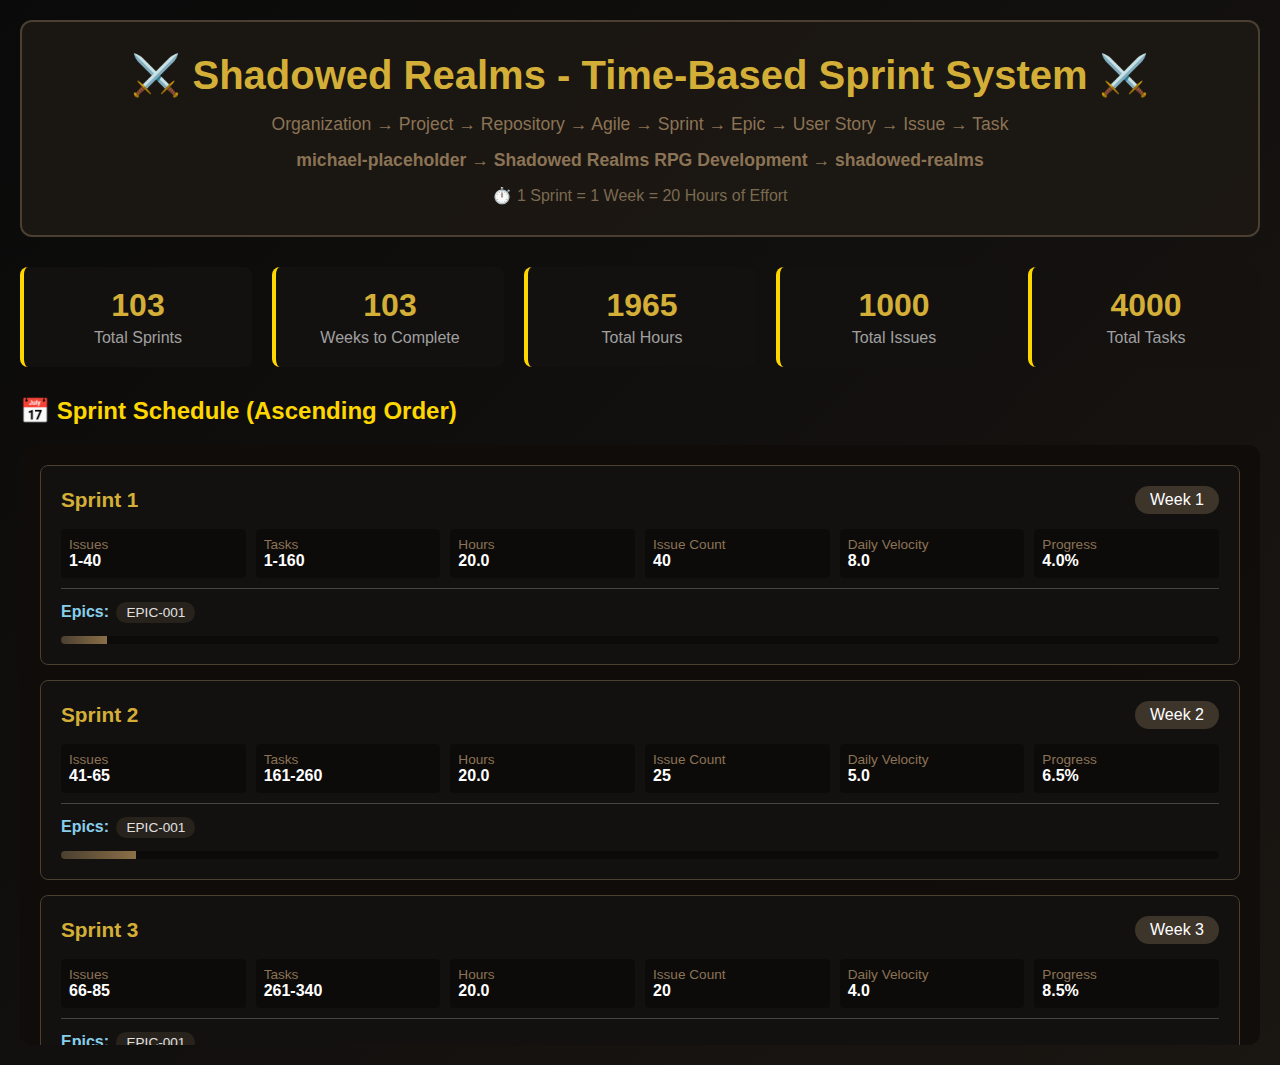
<file: docs/sprint_schedule.html>
<!DOCTYPE html>
<html lang="en">
<head>
    <meta charset="UTF-8">
    <meta name="viewport" content="width=device-width, initial-scale=1.0">
    <title>Shadowed Realms - Time-Based Sprint System</title>
    <style>
        * {
            margin: 0;
            padding: 0;
            box-sizing: border-box;
        }
        
        body {
            background: linear-gradient(135deg, #0a0a0a, #1a1612);
            color: #c8c0b0;
            font-family: 'Segoe UI', Tahoma, Geneva, Verdana, sans-serif;
            padding: 20px;
        }
        
        .container {
            max-width: 1400px;
            margin: 0 auto;
        }
        
        .header {
            text-align: center;
            padding: 30px;
            background: rgba(30, 25, 20, 0.8);
            border-radius: 12px;
            margin-bottom: 30px;
            border: 2px solid #4a3f30;
        }
        
        h1 {
            font-size: 2.5rem;
            color: #d4af37;
            margin-bottom: 10px;
        }
        
        .hierarchy {
            font-size: 1.1rem;
            color: #8b7355;
            margin: 15px 0;
        }
        
        .stats-grid {
            display: grid;
            grid-template-columns: repeat(auto-fit, minmax(200px, 1fr));
            gap: 20px;
            margin-bottom: 30px;
        }
        
        .stat-card {
            background: rgba(20, 18, 15, 0.9);
            padding: 20px;
            border-radius: 8px;
            border-left: 4px solid #ffd700;
            text-align: center;
        }
        
        .stat-value {
            font-size: 2rem;
            color: #d4af37;
            font-weight: bold;
        }
        
        .stat-label {
            color: #a0a0a0;
            margin-top: 5px;
        }
        
        .sprints-container {
            background: rgba(15, 12, 10, 0.9);
            border-radius: 12px;
            padding: 20px;
            max-height: 600px;
            overflow-y: auto;
        }
        
        .sprint-card {
            background: rgba(20, 18, 15, 0.9);
            border: 1px solid #4a3f30;
            border-radius: 8px;
            padding: 20px;
            margin-bottom: 15px;
            transition: all 0.3s ease;
        }
        
        .sprint-card:hover {
            transform: translateX(5px);
            box-shadow: 0 5px 15px rgba(74, 63, 48, 0.4);
        }
        
        .sprint-header {
            display: flex;
            justify-content: space-between;
            align-items: center;
            margin-bottom: 15px;
        }
        
        .sprint-number {
            font-size: 1.3rem;
            color: #d4af37;
            font-weight: bold;
        }
        
        .sprint-week {
            background: #3d342a;
            padding: 5px 15px;
            border-radius: 20px;
            color: white;
        }
        
        .sprint-details {
            display: grid;
            grid-template-columns: repeat(auto-fit, minmax(150px, 1fr));
            gap: 10px;
            margin-bottom: 10px;
        }
        
        .detail-item {
            background: rgba(0, 0, 0, 0.3);
            padding: 8px;
            border-radius: 4px;
        }
        
        .detail-label {
            color: #8b7355;
            font-size: 0.85rem;
        }
        
        .detail-value {
            color: #ffffff;
            font-weight: bold;
        }
        
        .epics-list {
            margin-top: 10px;
            padding-top: 10px;
            border-top: 1px solid #444;
        }
        
        .epic-tag {
            display: inline-block;
            background: rgba(61, 52, 42, 0.5);
            padding: 3px 10px;
            border-radius: 12px;
            margin: 3px;
            font-size: 0.85rem;
            color: #e0e0e0;
        }
        
        .progress-bar {
            background: rgba(0, 0, 0, 0.3);
            height: 8px;
            border-radius: 4px;
            overflow: hidden;
            margin-top: 10px;
        }
        
        .progress-fill {
            background: linear-gradient(90deg, #4a3f30, #8b6f47);
            height: 100%;
            transition: width 0.3s ease;
        }
    </style>
</head>
<body>
    <div class="container">
        <div class="header">
            <h1>⚔️ Shadowed Realms - Time-Based Sprint System ⚔️</h1>
            <div class="hierarchy">
                Organization → Project → Repository → Agile → Sprint → Epic → User Story → Issue → Task
            </div>
            <div class="hierarchy">
                <strong>michael-placeholder</strong> → 
                <strong>Shadowed Realms RPG Development</strong> → 
                <strong>shadowed-realms</strong>
            </div>
            <div style="color: #7a6a50; margin-top: 10px;">
                ⏱️ 1 Sprint = 1 Week = 20 Hours of Effort
            </div>
        </div>
        
        <div class="stats-grid">
            <div class="stat-card">
                <div class="stat-value">103</div>
                <div class="stat-label">Total Sprints</div>
            </div>
            <div class="stat-card">
                <div class="stat-value">103</div>
                <div class="stat-label">Weeks to Complete</div>
            </div>
            <div class="stat-card">
                <div class="stat-value">1965</div>
                <div class="stat-label">Total Hours</div>
            </div>
            <div class="stat-card">
                <div class="stat-value">1000</div>
                <div class="stat-label">Total Issues</div>
            </div>
            <div class="stat-card">
                <div class="stat-value">4000</div>
                <div class="stat-label">Total Tasks</div>
            </div>
        </div>
        
        <h2 style="color: #ffd700; margin-bottom: 20px;">📅 Sprint Schedule (Ascending Order)</h2>
        
        <div class="sprints-container">

            <div class="sprint-card">
                <div class="sprint-header">
                    <div class="sprint-number">Sprint 1</div>
                    <div class="sprint-week">Week 1</div>
                </div>
                
                <div class="sprint-details">
                    <div class="detail-item">
                        <div class="detail-label">Issues</div>
                        <div class="detail-value">1-40</div>
                    </div>
                    <div class="detail-item">
                        <div class="detail-label">Tasks</div>
                        <div class="detail-value">1-160</div>
                    </div>
                    <div class="detail-item">
                        <div class="detail-label">Hours</div>
                        <div class="detail-value">20.0</div>
                    </div>
                    <div class="detail-item">
                        <div class="detail-label">Issue Count</div>
                        <div class="detail-value">40</div>
                    </div>
                    <div class="detail-item">
                        <div class="detail-label">Daily Velocity</div>
                        <div class="detail-value">8.0</div>
                    </div>
                    <div class="detail-item">
                        <div class="detail-label">Progress</div>
                        <div class="detail-value">4.0%</div>
                    </div>
                </div>
                
                <div class="epics-list">
                    <strong style="color: #87ceeb;">Epics:</strong>
                    <span class="epic-tag">EPIC-001</span>
                </div>
                
                <div class="progress-bar">
                    <div class="progress-fill" style="width: 4.0%"></div>
                </div>
            </div>

            <div class="sprint-card">
                <div class="sprint-header">
                    <div class="sprint-number">Sprint 2</div>
                    <div class="sprint-week">Week 2</div>
                </div>
                
                <div class="sprint-details">
                    <div class="detail-item">
                        <div class="detail-label">Issues</div>
                        <div class="detail-value">41-65</div>
                    </div>
                    <div class="detail-item">
                        <div class="detail-label">Tasks</div>
                        <div class="detail-value">161-260</div>
                    </div>
                    <div class="detail-item">
                        <div class="detail-label">Hours</div>
                        <div class="detail-value">20.0</div>
                    </div>
                    <div class="detail-item">
                        <div class="detail-label">Issue Count</div>
                        <div class="detail-value">25</div>
                    </div>
                    <div class="detail-item">
                        <div class="detail-label">Daily Velocity</div>
                        <div class="detail-value">5.0</div>
                    </div>
                    <div class="detail-item">
                        <div class="detail-label">Progress</div>
                        <div class="detail-value">6.5%</div>
                    </div>
                </div>
                
                <div class="epics-list">
                    <strong style="color: #87ceeb;">Epics:</strong>
                    <span class="epic-tag">EPIC-001</span>
                </div>
                
                <div class="progress-bar">
                    <div class="progress-fill" style="width: 6.5%"></div>
                </div>
            </div>

            <div class="sprint-card">
                <div class="sprint-header">
                    <div class="sprint-number">Sprint 3</div>
                    <div class="sprint-week">Week 3</div>
                </div>
                
                <div class="sprint-details">
                    <div class="detail-item">
                        <div class="detail-label">Issues</div>
                        <div class="detail-value">66-85</div>
                    </div>
                    <div class="detail-item">
                        <div class="detail-label">Tasks</div>
                        <div class="detail-value">261-340</div>
                    </div>
                    <div class="detail-item">
                        <div class="detail-label">Hours</div>
                        <div class="detail-value">20.0</div>
                    </div>
                    <div class="detail-item">
                        <div class="detail-label">Issue Count</div>
                        <div class="detail-value">20</div>
                    </div>
                    <div class="detail-item">
                        <div class="detail-label">Daily Velocity</div>
                        <div class="detail-value">4.0</div>
                    </div>
                    <div class="detail-item">
                        <div class="detail-label">Progress</div>
                        <div class="detail-value">8.5%</div>
                    </div>
                </div>
                
                <div class="epics-list">
                    <strong style="color: #87ceeb;">Epics:</strong>
                    <span class="epic-tag">EPIC-001</span>
                </div>
                
                <div class="progress-bar">
                    <div class="progress-fill" style="width: 8.5%"></div>
                </div>
            </div>

            <div class="sprint-card">
                <div class="sprint-header">
                    <div class="sprint-number">Sprint 4</div>
                    <div class="sprint-week">Week 4</div>
                </div>
                
                <div class="sprint-details">
                    <div class="detail-item">
                        <div class="detail-label">Issues</div>
                        <div class="detail-value">86-102</div>
                    </div>
                    <div class="detail-item">
                        <div class="detail-label">Tasks</div>
                        <div class="detail-value">341-408</div>
                    </div>
                    <div class="detail-item">
                        <div class="detail-label">Hours</div>
                        <div class="detail-value">19.0</div>
                    </div>
                    <div class="detail-item">
                        <div class="detail-label">Issue Count</div>
                        <div class="detail-value">17</div>
                    </div>
                    <div class="detail-item">
                        <div class="detail-label">Daily Velocity</div>
                        <div class="detail-value">3.4</div>
                    </div>
                    <div class="detail-item">
                        <div class="detail-label">Progress</div>
                        <div class="detail-value">10.2%</div>
                    </div>
                </div>
                
                <div class="epics-list">
                    <strong style="color: #87ceeb;">Epics:</strong>
                    <span class="epic-tag">EPIC-002</span><span class="epic-tag">EPIC-001</span>
                </div>
                
                <div class="progress-bar">
                    <div class="progress-fill" style="width: 10.2%"></div>
                </div>
            </div>

            <div class="sprint-card">
                <div class="sprint-header">
                    <div class="sprint-number">Sprint 5</div>
                    <div class="sprint-week">Week 5</div>
                </div>
                
                <div class="sprint-details">
                    <div class="detail-item">
                        <div class="detail-label">Issues</div>
                        <div class="detail-value">103-112</div>
                    </div>
                    <div class="detail-item">
                        <div class="detail-label">Tasks</div>
                        <div class="detail-value">409-448</div>
                    </div>
                    <div class="detail-item">
                        <div class="detail-label">Hours</div>
                        <div class="detail-value">20.0</div>
                    </div>
                    <div class="detail-item">
                        <div class="detail-label">Issue Count</div>
                        <div class="detail-value">10</div>
                    </div>
                    <div class="detail-item">
                        <div class="detail-label">Daily Velocity</div>
                        <div class="detail-value">2.0</div>
                    </div>
                    <div class="detail-item">
                        <div class="detail-label">Progress</div>
                        <div class="detail-value">11.2%</div>
                    </div>
                </div>
                
                <div class="epics-list">
                    <strong style="color: #87ceeb;">Epics:</strong>
                    <span class="epic-tag">EPIC-002</span>
                </div>
                
                <div class="progress-bar">
                    <div class="progress-fill" style="width: 11.2%"></div>
                </div>
            </div>

            <div class="sprint-card">
                <div class="sprint-header">
                    <div class="sprint-number">Sprint 6</div>
                    <div class="sprint-week">Week 6</div>
                </div>
                
                <div class="sprint-details">
                    <div class="detail-item">
                        <div class="detail-label">Issues</div>
                        <div class="detail-value">113-122</div>
                    </div>
                    <div class="detail-item">
                        <div class="detail-label">Tasks</div>
                        <div class="detail-value">449-488</div>
                    </div>
                    <div class="detail-item">
                        <div class="detail-label">Hours</div>
                        <div class="detail-value">20.0</div>
                    </div>
                    <div class="detail-item">
                        <div class="detail-label">Issue Count</div>
                        <div class="detail-value">10</div>
                    </div>
                    <div class="detail-item">
                        <div class="detail-label">Daily Velocity</div>
                        <div class="detail-value">2.0</div>
                    </div>
                    <div class="detail-item">
                        <div class="detail-label">Progress</div>
                        <div class="detail-value">12.2%</div>
                    </div>
                </div>
                
                <div class="epics-list">
                    <strong style="color: #87ceeb;">Epics:</strong>
                    <span class="epic-tag">EPIC-002</span>
                </div>
                
                <div class="progress-bar">
                    <div class="progress-fill" style="width: 12.2%"></div>
                </div>
            </div>

            <div class="sprint-card">
                <div class="sprint-header">
                    <div class="sprint-number">Sprint 7</div>
                    <div class="sprint-week">Week 7</div>
                </div>
                
                <div class="sprint-details">
                    <div class="detail-item">
                        <div class="detail-label">Issues</div>
                        <div class="detail-value">123-132</div>
                    </div>
                    <div class="detail-item">
                        <div class="detail-label">Tasks</div>
                        <div class="detail-value">489-528</div>
                    </div>
                    <div class="detail-item">
                        <div class="detail-label">Hours</div>
                        <div class="detail-value">20.0</div>
                    </div>
                    <div class="detail-item">
                        <div class="detail-label">Issue Count</div>
                        <div class="detail-value">10</div>
                    </div>
                    <div class="detail-item">
                        <div class="detail-label">Daily Velocity</div>
                        <div class="detail-value">2.0</div>
                    </div>
                    <div class="detail-item">
                        <div class="detail-label">Progress</div>
                        <div class="detail-value">13.2%</div>
                    </div>
                </div>
                
                <div class="epics-list">
                    <strong style="color: #87ceeb;">Epics:</strong>
                    <span class="epic-tag">EPIC-002</span>
                </div>
                
                <div class="progress-bar">
                    <div class="progress-fill" style="width: 13.2%"></div>
                </div>
            </div>

            <div class="sprint-card">
                <div class="sprint-header">
                    <div class="sprint-number">Sprint 8</div>
                    <div class="sprint-week">Week 8</div>
                </div>
                
                <div class="sprint-details">
                    <div class="detail-item">
                        <div class="detail-label">Issues</div>
                        <div class="detail-value">133-142</div>
                    </div>
                    <div class="detail-item">
                        <div class="detail-label">Tasks</div>
                        <div class="detail-value">529-568</div>
                    </div>
                    <div class="detail-item">
                        <div class="detail-label">Hours</div>
                        <div class="detail-value">20.0</div>
                    </div>
                    <div class="detail-item">
                        <div class="detail-label">Issue Count</div>
                        <div class="detail-value">10</div>
                    </div>
                    <div class="detail-item">
                        <div class="detail-label">Daily Velocity</div>
                        <div class="detail-value">2.0</div>
                    </div>
                    <div class="detail-item">
                        <div class="detail-label">Progress</div>
                        <div class="detail-value">14.2%</div>
                    </div>
                </div>
                
                <div class="epics-list">
                    <strong style="color: #87ceeb;">Epics:</strong>
                    <span class="epic-tag">EPIC-002</span>
                </div>
                
                <div class="progress-bar">
                    <div class="progress-fill" style="width: 14.2%"></div>
                </div>
            </div>

            <div class="sprint-card">
                <div class="sprint-header">
                    <div class="sprint-number">Sprint 9</div>
                    <div class="sprint-week">Week 9</div>
                </div>
                
                <div class="sprint-details">
                    <div class="detail-item">
                        <div class="detail-label">Issues</div>
                        <div class="detail-value">143-152</div>
                    </div>
                    <div class="detail-item">
                        <div class="detail-label">Tasks</div>
                        <div class="detail-value">569-608</div>
                    </div>
                    <div class="detail-item">
                        <div class="detail-label">Hours</div>
                        <div class="detail-value">20.0</div>
                    </div>
                    <div class="detail-item">
                        <div class="detail-label">Issue Count</div>
                        <div class="detail-value">10</div>
                    </div>
                    <div class="detail-item">
                        <div class="detail-label">Daily Velocity</div>
                        <div class="detail-value">2.0</div>
                    </div>
                    <div class="detail-item">
                        <div class="detail-label">Progress</div>
                        <div class="detail-value">15.2%</div>
                    </div>
                </div>
                
                <div class="epics-list">
                    <strong style="color: #87ceeb;">Epics:</strong>
                    <span class="epic-tag">EPIC-002</span>
                </div>
                
                <div class="progress-bar">
                    <div class="progress-fill" style="width: 15.2%"></div>
                </div>
            </div>

            <div class="sprint-card">
                <div class="sprint-header">
                    <div class="sprint-number">Sprint 10</div>
                    <div class="sprint-week">Week 10</div>
                </div>
                
                <div class="sprint-details">
                    <div class="detail-item">
                        <div class="detail-label">Issues</div>
                        <div class="detail-value">153-162</div>
                    </div>
                    <div class="detail-item">
                        <div class="detail-label">Tasks</div>
                        <div class="detail-value">609-648</div>
                    </div>
                    <div class="detail-item">
                        <div class="detail-label">Hours</div>
                        <div class="detail-value">20.0</div>
                    </div>
                    <div class="detail-item">
                        <div class="detail-label">Issue Count</div>
                        <div class="detail-value">10</div>
                    </div>
                    <div class="detail-item">
                        <div class="detail-label">Daily Velocity</div>
                        <div class="detail-value">2.0</div>
                    </div>
                    <div class="detail-item">
                        <div class="detail-label">Progress</div>
                        <div class="detail-value">16.2%</div>
                    </div>
                </div>
                
                <div class="epics-list">
                    <strong style="color: #87ceeb;">Epics:</strong>
                    <span class="epic-tag">EPIC-002</span>
                </div>
                
                <div class="progress-bar">
                    <div class="progress-fill" style="width: 16.2%"></div>
                </div>
            </div>

            <div class="sprint-card">
                <div class="sprint-header">
                    <div class="sprint-number">Sprint 11</div>
                    <div class="sprint-week">Week 11</div>
                </div>
                
                <div class="sprint-details">
                    <div class="detail-item">
                        <div class="detail-label">Issues</div>
                        <div class="detail-value">163-172</div>
                    </div>
                    <div class="detail-item">
                        <div class="detail-label">Tasks</div>
                        <div class="detail-value">649-688</div>
                    </div>
                    <div class="detail-item">
                        <div class="detail-label">Hours</div>
                        <div class="detail-value">20.0</div>
                    </div>
                    <div class="detail-item">
                        <div class="detail-label">Issue Count</div>
                        <div class="detail-value">10</div>
                    </div>
                    <div class="detail-item">
                        <div class="detail-label">Daily Velocity</div>
                        <div class="detail-value">2.0</div>
                    </div>
                    <div class="detail-item">
                        <div class="detail-label">Progress</div>
                        <div class="detail-value">17.2%</div>
                    </div>
                </div>
                
                <div class="epics-list">
                    <strong style="color: #87ceeb;">Epics:</strong>
                    <span class="epic-tag">EPIC-002</span>
                </div>
                
                <div class="progress-bar">
                    <div class="progress-fill" style="width: 17.2%"></div>
                </div>
            </div>

            <div class="sprint-card">
                <div class="sprint-header">
                    <div class="sprint-number">Sprint 12</div>
                    <div class="sprint-week">Week 12</div>
                </div>
                
                <div class="sprint-details">
                    <div class="detail-item">
                        <div class="detail-label">Issues</div>
                        <div class="detail-value">173-181</div>
                    </div>
                    <div class="detail-item">
                        <div class="detail-label">Tasks</div>
                        <div class="detail-value">689-724</div>
                    </div>
                    <div class="detail-item">
                        <div class="detail-label">Hours</div>
                        <div class="detail-value">18.5</div>
                    </div>
                    <div class="detail-item">
                        <div class="detail-label">Issue Count</div>
                        <div class="detail-value">9</div>
                    </div>
                    <div class="detail-item">
                        <div class="detail-label">Daily Velocity</div>
                        <div class="detail-value">1.8</div>
                    </div>
                    <div class="detail-item">
                        <div class="detail-label">Progress</div>
                        <div class="detail-value">18.1%</div>
                    </div>
                </div>
                
                <div class="epics-list">
                    <strong style="color: #87ceeb;">Epics:</strong>
                    <span class="epic-tag">EPIC-002</span>
                </div>
                
                <div class="progress-bar">
                    <div class="progress-fill" style="width: 18.1%"></div>
                </div>
            </div>

            <div class="sprint-card">
                <div class="sprint-header">
                    <div class="sprint-number">Sprint 13</div>
                    <div class="sprint-week">Week 13</div>
                </div>
                
                <div class="sprint-details">
                    <div class="detail-item">
                        <div class="detail-label">Issues</div>
                        <div class="detail-value">182-189</div>
                    </div>
                    <div class="detail-item">
                        <div class="detail-label">Tasks</div>
                        <div class="detail-value">725-756</div>
                    </div>
                    <div class="detail-item">
                        <div class="detail-label">Hours</div>
                        <div class="detail-value">20.0</div>
                    </div>
                    <div class="detail-item">
                        <div class="detail-label">Issue Count</div>
                        <div class="detail-value">8</div>
                    </div>
                    <div class="detail-item">
                        <div class="detail-label">Daily Velocity</div>
                        <div class="detail-value">1.6</div>
                    </div>
                    <div class="detail-item">
                        <div class="detail-label">Progress</div>
                        <div class="detail-value">18.9%</div>
                    </div>
                </div>
                
                <div class="epics-list">
                    <strong style="color: #87ceeb;">Epics:</strong>
                    <span class="epic-tag">EPIC-002</span>
                </div>
                
                <div class="progress-bar">
                    <div class="progress-fill" style="width: 18.9%"></div>
                </div>
            </div>

            <div class="sprint-card">
                <div class="sprint-header">
                    <div class="sprint-number">Sprint 14</div>
                    <div class="sprint-week">Week 14</div>
                </div>
                
                <div class="sprint-details">
                    <div class="detail-item">
                        <div class="detail-label">Issues</div>
                        <div class="detail-value">190-197</div>
                    </div>
                    <div class="detail-item">
                        <div class="detail-label">Tasks</div>
                        <div class="detail-value">757-788</div>
                    </div>
                    <div class="detail-item">
                        <div class="detail-label">Hours</div>
                        <div class="detail-value">20.0</div>
                    </div>
                    <div class="detail-item">
                        <div class="detail-label">Issue Count</div>
                        <div class="detail-value">8</div>
                    </div>
                    <div class="detail-item">
                        <div class="detail-label">Daily Velocity</div>
                        <div class="detail-value">1.6</div>
                    </div>
                    <div class="detail-item">
                        <div class="detail-label">Progress</div>
                        <div class="detail-value">19.7%</div>
                    </div>
                </div>
                
                <div class="epics-list">
                    <strong style="color: #87ceeb;">Epics:</strong>
                    <span class="epic-tag">EPIC-002</span>
                </div>
                
                <div class="progress-bar">
                    <div class="progress-fill" style="width: 19.7%"></div>
                </div>
            </div>

            <div class="sprint-card">
                <div class="sprint-header">
                    <div class="sprint-number">Sprint 15</div>
                    <div class="sprint-week">Week 15</div>
                </div>
                
                <div class="sprint-details">
                    <div class="detail-item">
                        <div class="detail-label">Issues</div>
                        <div class="detail-value">198-205</div>
                    </div>
                    <div class="detail-item">
                        <div class="detail-label">Tasks</div>
                        <div class="detail-value">789-820</div>
                    </div>
                    <div class="detail-item">
                        <div class="detail-label">Hours</div>
                        <div class="detail-value">20.0</div>
                    </div>
                    <div class="detail-item">
                        <div class="detail-label">Issue Count</div>
                        <div class="detail-value">8</div>
                    </div>
                    <div class="detail-item">
                        <div class="detail-label">Daily Velocity</div>
                        <div class="detail-value">1.6</div>
                    </div>
                    <div class="detail-item">
                        <div class="detail-label">Progress</div>
                        <div class="detail-value">20.5%</div>
                    </div>
                </div>
                
                <div class="epics-list">
                    <strong style="color: #87ceeb;">Epics:</strong>
                    <span class="epic-tag">EPIC-002</span>
                </div>
                
                <div class="progress-bar">
                    <div class="progress-fill" style="width: 20.5%"></div>
                </div>
            </div>

            <div class="sprint-card">
                <div class="sprint-header">
                    <div class="sprint-number">Sprint 16</div>
                    <div class="sprint-week">Week 16</div>
                </div>
                
                <div class="sprint-details">
                    <div class="detail-item">
                        <div class="detail-label">Issues</div>
                        <div class="detail-value">206-213</div>
                    </div>
                    <div class="detail-item">
                        <div class="detail-label">Tasks</div>
                        <div class="detail-value">821-852</div>
                    </div>
                    <div class="detail-item">
                        <div class="detail-label">Hours</div>
                        <div class="detail-value">20.0</div>
                    </div>
                    <div class="detail-item">
                        <div class="detail-label">Issue Count</div>
                        <div class="detail-value">8</div>
                    </div>
                    <div class="detail-item">
                        <div class="detail-label">Daily Velocity</div>
                        <div class="detail-value">1.6</div>
                    </div>
                    <div class="detail-item">
                        <div class="detail-label">Progress</div>
                        <div class="detail-value">21.3%</div>
                    </div>
                </div>
                
                <div class="epics-list">
                    <strong style="color: #87ceeb;">Epics:</strong>
                    <span class="epic-tag">EPIC-002</span>
                </div>
                
                <div class="progress-bar">
                    <div class="progress-fill" style="width: 21.3%"></div>
                </div>
            </div>

            <div class="sprint-card">
                <div class="sprint-header">
                    <div class="sprint-number">Sprint 17</div>
                    <div class="sprint-week">Week 17</div>
                </div>
                
                <div class="sprint-details">
                    <div class="detail-item">
                        <div class="detail-label">Issues</div>
                        <div class="detail-value">214-221</div>
                    </div>
                    <div class="detail-item">
                        <div class="detail-label">Tasks</div>
                        <div class="detail-value">853-884</div>
                    </div>
                    <div class="detail-item">
                        <div class="detail-label">Hours</div>
                        <div class="detail-value">20.0</div>
                    </div>
                    <div class="detail-item">
                        <div class="detail-label">Issue Count</div>
                        <div class="detail-value">8</div>
                    </div>
                    <div class="detail-item">
                        <div class="detail-label">Daily Velocity</div>
                        <div class="detail-value">1.6</div>
                    </div>
                    <div class="detail-item">
                        <div class="detail-label">Progress</div>
                        <div class="detail-value">22.1%</div>
                    </div>
                </div>
                
                <div class="epics-list">
                    <strong style="color: #87ceeb;">Epics:</strong>
                    <span class="epic-tag">EPIC-002</span>
                </div>
                
                <div class="progress-bar">
                    <div class="progress-fill" style="width: 22.1%"></div>
                </div>
            </div>

            <div class="sprint-card">
                <div class="sprint-header">
                    <div class="sprint-number">Sprint 18</div>
                    <div class="sprint-week">Week 18</div>
                </div>
                
                <div class="sprint-details">
                    <div class="detail-item">
                        <div class="detail-label">Issues</div>
                        <div class="detail-value">222-229</div>
                    </div>
                    <div class="detail-item">
                        <div class="detail-label">Tasks</div>
                        <div class="detail-value">885-916</div>
                    </div>
                    <div class="detail-item">
                        <div class="detail-label">Hours</div>
                        <div class="detail-value">20.0</div>
                    </div>
                    <div class="detail-item">
                        <div class="detail-label">Issue Count</div>
                        <div class="detail-value">8</div>
                    </div>
                    <div class="detail-item">
                        <div class="detail-label">Daily Velocity</div>
                        <div class="detail-value">1.6</div>
                    </div>
                    <div class="detail-item">
                        <div class="detail-label">Progress</div>
                        <div class="detail-value">22.9%</div>
                    </div>
                </div>
                
                <div class="epics-list">
                    <strong style="color: #87ceeb;">Epics:</strong>
                    <span class="epic-tag">EPIC-002</span>
                </div>
                
                <div class="progress-bar">
                    <div class="progress-fill" style="width: 22.9%"></div>
                </div>
            </div>

            <div class="sprint-card">
                <div class="sprint-header">
                    <div class="sprint-number">Sprint 19</div>
                    <div class="sprint-week">Week 19</div>
                </div>
                
                <div class="sprint-details">
                    <div class="detail-item">
                        <div class="detail-label">Issues</div>
                        <div class="detail-value">230-237</div>
                    </div>
                    <div class="detail-item">
                        <div class="detail-label">Tasks</div>
                        <div class="detail-value">917-948</div>
                    </div>
                    <div class="detail-item">
                        <div class="detail-label">Hours</div>
                        <div class="detail-value">20.0</div>
                    </div>
                    <div class="detail-item">
                        <div class="detail-label">Issue Count</div>
                        <div class="detail-value">8</div>
                    </div>
                    <div class="detail-item">
                        <div class="detail-label">Daily Velocity</div>
                        <div class="detail-value">1.6</div>
                    </div>
                    <div class="detail-item">
                        <div class="detail-label">Progress</div>
                        <div class="detail-value">23.7%</div>
                    </div>
                </div>
                
                <div class="epics-list">
                    <strong style="color: #87ceeb;">Epics:</strong>
                    <span class="epic-tag">EPIC-002</span>
                </div>
                
                <div class="progress-bar">
                    <div class="progress-fill" style="width: 23.7%"></div>
                </div>
            </div>

            <div class="sprint-card">
                <div class="sprint-header">
                    <div class="sprint-number">Sprint 20</div>
                    <div class="sprint-week">Week 20</div>
                </div>
                
                <div class="sprint-details">
                    <div class="detail-item">
                        <div class="detail-label">Issues</div>
                        <div class="detail-value">238-245</div>
                    </div>
                    <div class="detail-item">
                        <div class="detail-label">Tasks</div>
                        <div class="detail-value">949-980</div>
                    </div>
                    <div class="detail-item">
                        <div class="detail-label">Hours</div>
                        <div class="detail-value">20.0</div>
                    </div>
                    <div class="detail-item">
                        <div class="detail-label">Issue Count</div>
                        <div class="detail-value">8</div>
                    </div>
                    <div class="detail-item">
                        <div class="detail-label">Daily Velocity</div>
                        <div class="detail-value">1.6</div>
                    </div>
                    <div class="detail-item">
                        <div class="detail-label">Progress</div>
                        <div class="detail-value">24.5%</div>
                    </div>
                </div>
                
                <div class="epics-list">
                    <strong style="color: #87ceeb;">Epics:</strong>
                    <span class="epic-tag">EPIC-002</span>
                </div>
                
                <div class="progress-bar">
                    <div class="progress-fill" style="width: 24.5%"></div>
                </div>
            </div>

        </div>
    </div>
</body>
</html>
</file>
<file: docs/css/fromsoft-theme.css>
/* Shadowed Realms - FromSoft Dark Souls Aesthetic */

:root {
    --blood-red: #8b0000;
    --soul-gold: #d4af37;
    --ember-orange: #ff6b35;
    --ash-gray: #2a2a2a;
    --deep-black: #0a0a0a;
    --bone-white: #e8e8e8;
    --fog-gray: #4a4a4a;
    --estus-green: #2d5016;
    --bonfire-glow: #ff9500;
}

* {
    margin: 0;
    padding: 0;
    box-sizing: border-box;
}

body {
    background: linear-gradient(135deg, #0a0a0a 0%, #1a1a1a 50%, #0a0a0a 100%);
    color: var(--bone-white);
    font-family: 'Cinzel', 'Garamond', serif;
    min-height: 100vh;
    position: relative;
    overflow-x: hidden;
}

body::before {
    content: '';
    position: fixed;
    top: 0;
    left: 0;
    right: 0;
    bottom: 0;
    background: radial-gradient(circle at center, transparent 0%, rgba(0,0,0,0.4) 100%);
    pointer-events: none;
    z-index: 1;
}

.dashboard-container {
    position: relative;
    z-index: 2;
    max-width: 1400px;
    margin: 0 auto;
    padding: 20px;
}

/* Header with soul counter aesthetic */
.dashboard-header {
    text-align: center;
    margin-bottom: 40px;
    position: relative;
    padding: 40px 0;
}

.dashboard-header::before,
.dashboard-header::after {
    content: '';
    position: absolute;
    left: 50%;
    transform: translateX(-50%);
    width: 300px;
    height: 2px;
    background: linear-gradient(90deg, transparent, var(--soul-gold), transparent);
}

.dashboard-header::before { top: 20px; }
.dashboard-header::after { bottom: 20px; }

.game-title {
    font-size: 4rem;
    letter-spacing: 0.3rem;
    background: linear-gradient(135deg, var(--soul-gold), var(--ember-orange));
    -webkit-background-clip: text;
    -webkit-text-fill-color: transparent;
    text-shadow: 0 0 30px rgba(212, 175, 55, 0.5);
    margin-bottom: 10px;
    animation: soulGlow 3s ease-in-out infinite;
}

@keyframes soulGlow {
    0%, 100% { filter: brightness(1); }
    50% { filter: brightness(1.3); }
}

.subtitle {
    color: var(--fog-gray);
    font-size: 1.2rem;
    letter-spacing: 0.2rem;
    text-transform: uppercase;
}

/* Stats with Dark Souls HUD style */
.stats-container {
    display: grid;
    grid-template-columns: repeat(auto-fit, minmax(200px, 1fr));
    gap: 20px;
    margin-bottom: 40px;
}

.stat-card {
    background: linear-gradient(135deg, rgba(42,42,42,0.8), rgba(10,10,10,0.9));
    border: 2px solid var(--fog-gray);
    border-radius: 0;
    padding: 20px;
    position: relative;
    overflow: hidden;
    transition: all 0.3s ease;
    clip-path: polygon(0 0, calc(100% - 20px) 0, 100% 20px, 100% 100%, 20px 100%, 0 calc(100% - 20px));
}

.stat-card::before {
    content: '';
    position: absolute;
    top: -2px;
    left: -2px;
    right: -2px;
    bottom: -2px;
    background: linear-gradient(45deg, var(--soul-gold), transparent, var(--ember-orange));
    opacity: 0;
    transition: opacity 0.3s ease;
    z-index: -1;
}

.stat-card:hover::before {
    opacity: 0.3;
}

.stat-card:hover {
    transform: translateY(-5px);
    border-color: var(--soul-gold);
}

.stat-label {
    font-size: 0.9rem;
    color: var(--fog-gray);
    text-transform: uppercase;
    letter-spacing: 0.1rem;
    margin-bottom: 10px;
}

.stat-value {
    font-size: 2.5rem;
    font-weight: bold;
    background: linear-gradient(135deg, var(--bone-white), var(--soul-gold));
    -webkit-background-clip: text;
    -webkit-text-fill-color: transparent;
}

/* Real stats section */
#real-stats {
    background: linear-gradient(135deg, rgba(26,26,26,0.95), rgba(10,10,10,0.95));
    border: 1px solid var(--fog-gray);
    border-radius: 0;
    padding: 30px;
    margin-bottom: 40px;
    position: relative;
    box-shadow: inset 0 0 50px rgba(0,0,0,0.5);
}

#real-stats h2 {
    color: var(--soul-gold);
    margin-bottom: 20px;
    font-size: 1.8rem;
    text-transform: uppercase;
    letter-spacing: 0.2rem;
    text-align: center;
}

.stat-row {
    display: flex;
    justify-content: space-between;
    align-items: center;
    padding: 15px;
    margin: 10px 0;
    background: rgba(0,0,0,0.5);
    border-left: 3px solid var(--soul-gold);
    transition: all 0.3s ease;
}

.stat-row:hover {
    background: rgba(212,175,55,0.1);
    transform: translateX(5px);
}

/* Sprint container with boss health bar style */
.sprint-container {
    background: linear-gradient(135deg, rgba(42,42,42,0.9), rgba(10,10,10,0.9));
    border: 2px solid var(--fog-gray);
    padding: 30px;
    margin-bottom: 40px;
    position: relative;
}

.sprint-container h2 {
    color: var(--ember-orange);
    margin-bottom: 20px;
    font-size: 1.5rem;
    text-transform: uppercase;
}

.progress-bar {
    height: 30px;
    background: rgba(0,0,0,0.8);
    border: 2px solid var(--fog-gray);
    position: relative;
    overflow: hidden;
}

.progress-fill {
    height: 100%;
    background: linear-gradient(90deg, var(--blood-red), var(--ember-orange), var(--soul-gold));
    transition: width 0.5s ease;
    position: relative;
}

.progress-fill::after {
    content: '';
    position: absolute;
    top: 0;
    left: 0;
    right: 0;
    bottom: 0;
    background: linear-gradient(90deg, transparent, rgba(255,255,255,0.3), transparent);
    animation: shimmer 2s infinite;
}

@keyframes shimmer {
    0% { transform: translateX(-100%); }
    100% { transform: translateX(100%); }
}

/* Task container with item description box style */
.task-container {
    background: linear-gradient(135deg, rgba(26,26,26,0.95), rgba(10,10,10,0.95));
    border: 2px solid var(--fog-gray);
    padding: 30px;
    margin-bottom: 40px;
}

.filter-buttons {
    display: flex;
    gap: 10px;
    margin: 20px 0;
    flex-wrap: wrap;
}

.filter-btn {
    padding: 10px 20px;
    background: rgba(42,42,42,0.9);
    border: 1px solid var(--fog-gray);
    color: var(--bone-white);
    cursor: pointer;
    text-transform: uppercase;
    letter-spacing: 0.1rem;
    transition: all 0.3s ease;
    position: relative;
    overflow: hidden;
}

.filter-btn::before {
    content: '';
    position: absolute;
    top: 0;
    left: -100%;
    width: 100%;
    height: 100%;
    background: linear-gradient(90deg, transparent, var(--soul-gold), transparent);
    transition: left 0.5s ease;
}

.filter-btn:hover::before {
    left: 100%;
}

.filter-btn.active {
    background: var(--soul-gold);
    color: var(--deep-black);
    border-color: var(--soul-gold);
}

/* Task cards with Dark Souls item style */
.task-list {
    display: grid;
    gap: 20px;
    max-height: 600px;
    overflow-y: auto;
    padding-right: 10px;
}

.task-list::-webkit-scrollbar {
    width: 10px;
}

.task-list::-webkit-scrollbar-track {
    background: rgba(0,0,0,0.5);
}

.task-list::-webkit-scrollbar-thumb {
    background: var(--fog-gray);
    border-radius: 5px;
}

.task-list::-webkit-scrollbar-thumb:hover {
    background: var(--soul-gold);
}

.task-card {
    background: linear-gradient(135deg, rgba(42,42,42,0.9), rgba(26,26,26,0.9));
    border: 1px solid var(--fog-gray);
    padding: 20px;
    transition: all 0.3s ease;
    position: relative;
    clip-path: polygon(0 0, calc(100% - 15px) 0, 100% 15px, 100% 100%, 15px 100%, 0 calc(100% - 15px));
}

.task-card::before {
    content: '';
    position: absolute;
    top: 0;
    left: 0;
    width: 3px;
    height: 100%;
    background: var(--soul-gold);
    opacity: 0;
    transition: opacity 0.3s ease;
}

.task-card:hover {
    transform: translateX(10px);
    border-color: var(--soul-gold);
    background: linear-gradient(135deg, rgba(212,175,55,0.1), rgba(26,26,26,0.9));
}

.task-card:hover::before {
    opacity: 1;
}

.task-header {
    display: flex;
    justify-content: space-between;
    margin-bottom: 10px;
}

.task-number {
    color: var(--fog-gray);
    font-size: 0.9rem;
}

.task-state {
    padding: 3px 10px;
    border-radius: 3px;
    font-size: 0.8rem;
    text-transform: uppercase;
}

.task-state.open {
    background: var(--estus-green);
    color: white;
}

.task-state.closed {
    background: var(--blood-red);
    color: white;
}

.task-title {
    color: var(--bone-white);
    font-size: 1.2rem;
    margin-bottom: 15px;
}

.task-rewards {
    display: flex;
    gap: 15px;
    margin-bottom: 15px;
}

.xp-reward {
    color: var(--soul-gold);
    font-weight: bold;
}

.coin-reward {
    color: var(--ember-orange);
    font-weight: bold;
}

.task-labels {
    display: flex;
    flex-wrap: wrap;
    gap: 5px;
    margin-bottom: 15px;
}

.label {
    padding: 3px 8px;
    border-radius: 3px;
    font-size: 0.8rem;
    opacity: 0.8;
}

.btn-view {
    display: inline-block;
    padding: 8px 20px;
    background: linear-gradient(135deg, var(--soul-gold), var(--ember-orange));
    color: var(--deep-black);
    text-decoration: none;
    text-transform: uppercase;
    letter-spacing: 0.1rem;
    transition: all 0.3s ease;
    position: relative;
    overflow: hidden;
}

.btn-view:hover {
    transform: scale(1.05);
    box-shadow: 0 0 20px rgba(212,175,55,0.5);
}

/* Memory fragments grid */
.memory-container {
    background: linear-gradient(135deg, rgba(26,26,26,0.95), rgba(10,10,10,0.95));
    border: 2px solid var(--fog-gray);
    padding: 30px;
    margin-bottom: 40px;
}

.memory-grid {
    display: grid;
    grid-template-columns: repeat(auto-fill, minmax(80px, 1fr));
    gap: 10px;
    margin-top: 20px;
}

.memory-fragment {
    aspect-ratio: 1;
    background: radial-gradient(circle, var(--soul-gold), transparent);
    border: 2px solid var(--fog-gray);
    display: flex;
    align-items: center;
    justify-content: center;
    font-size: 1.5rem;
    opacity: 0.3;
    transition: all 0.3s ease;
}

.memory-fragment.unlocked {
    opacity: 1;
    border-color: var(--soul-gold);
    animation: pulse 2s infinite;
}

@keyframes pulse {
    0%, 100% { transform: scale(1); }
    50% { transform: scale(1.1); }
}

/* GitHub section */
.github-section {
    background: linear-gradient(135deg, rgba(42,42,42,0.9), rgba(10,10,10,0.9));
    border: 2px solid var(--fog-gray);
    padding: 30px;
    text-align: center;
}

.github-stats a {
    color: var(--soul-gold);
    text-decoration: none;
    transition: all 0.3s ease;
}

.github-stats a:hover {
    text-shadow: 0 0 10px rgba(212,175,55,0.5);
}

.status-online {
    color: var(--estus-green);
}

.status-error {
    color: var(--blood-red);
}
</file>
